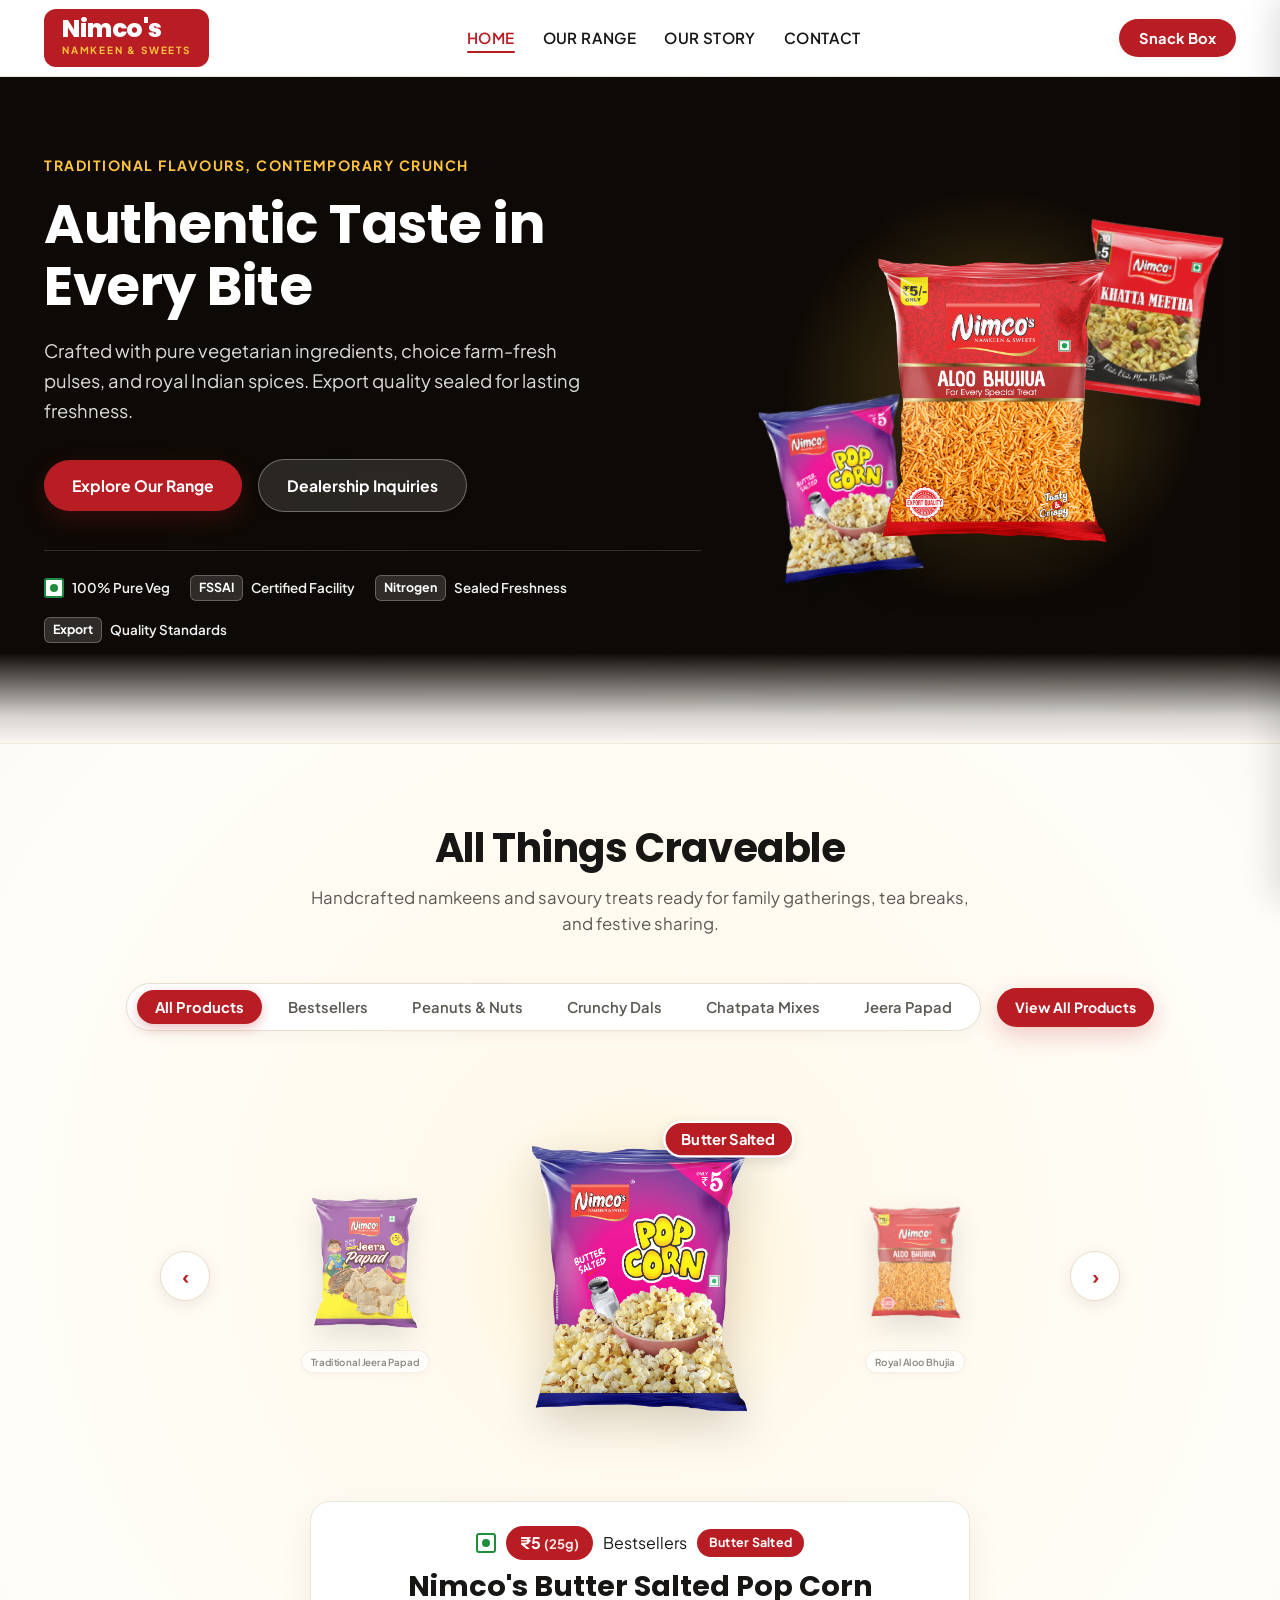
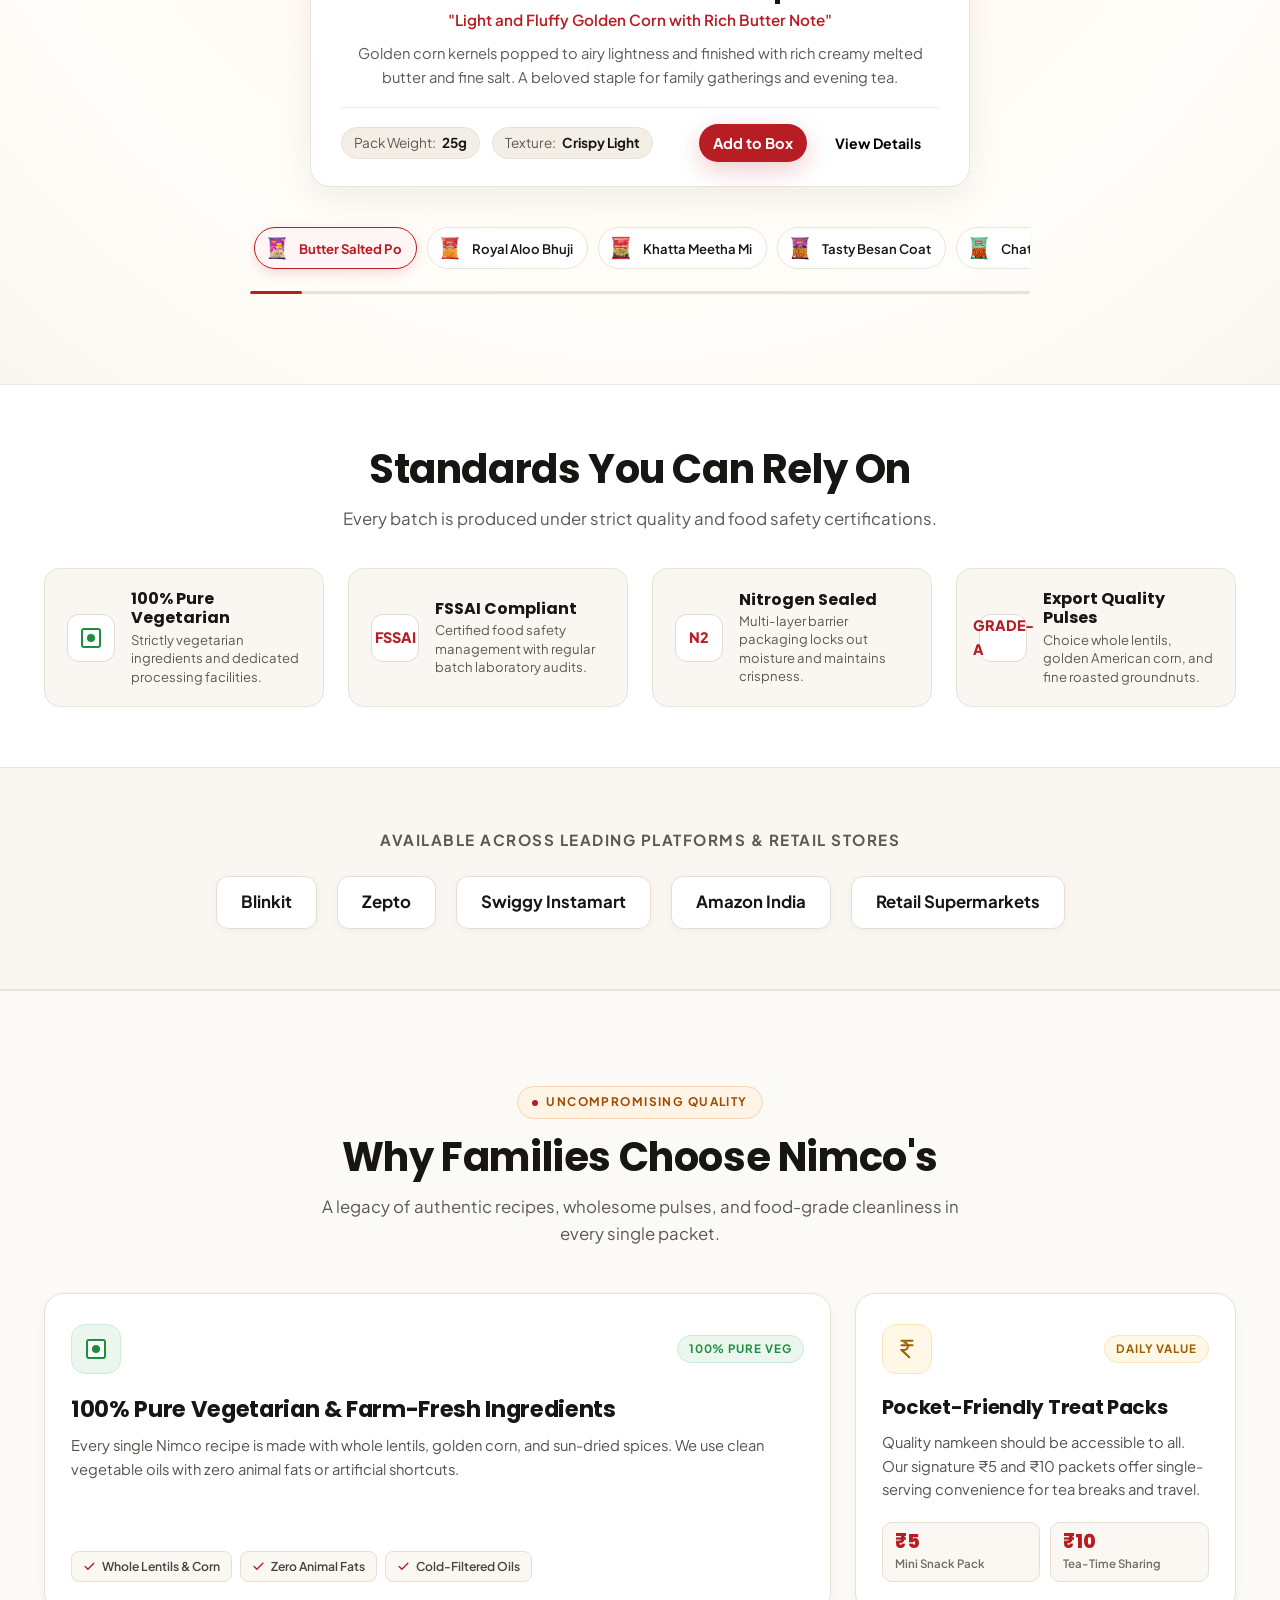
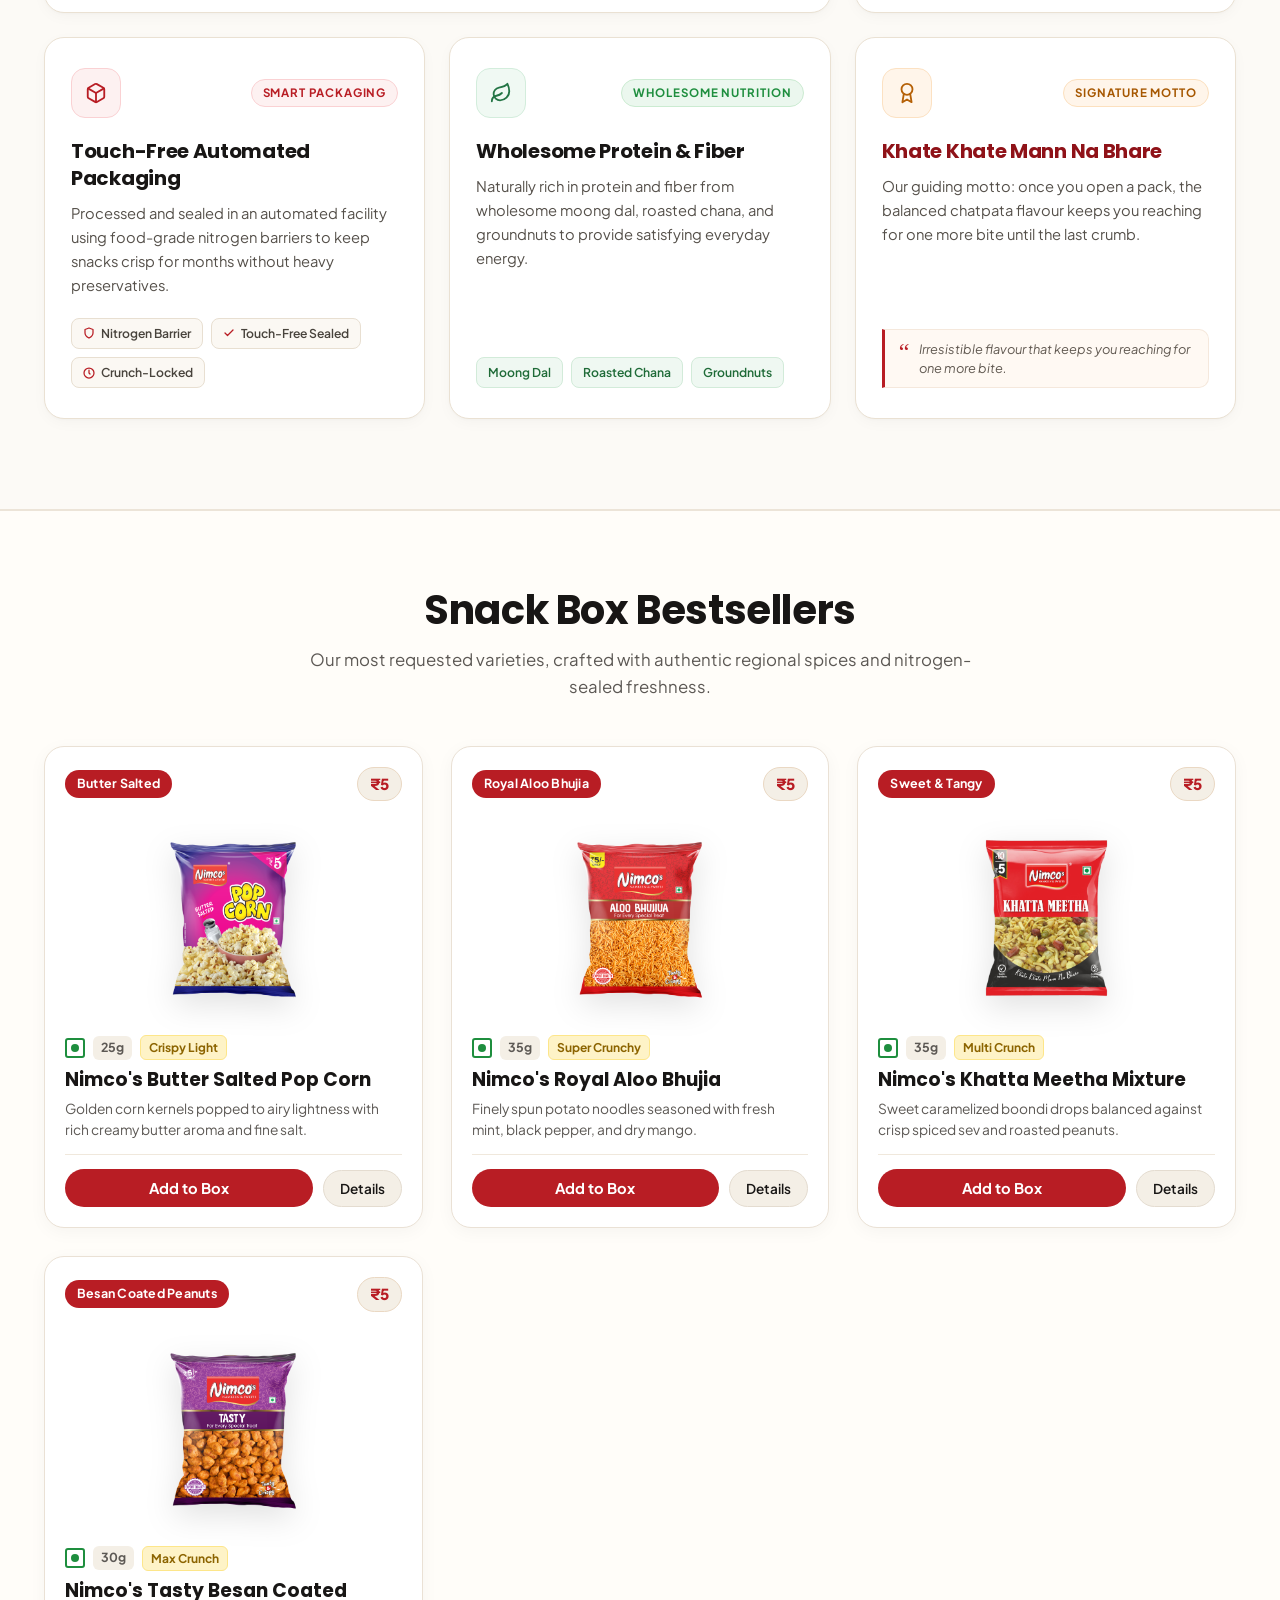
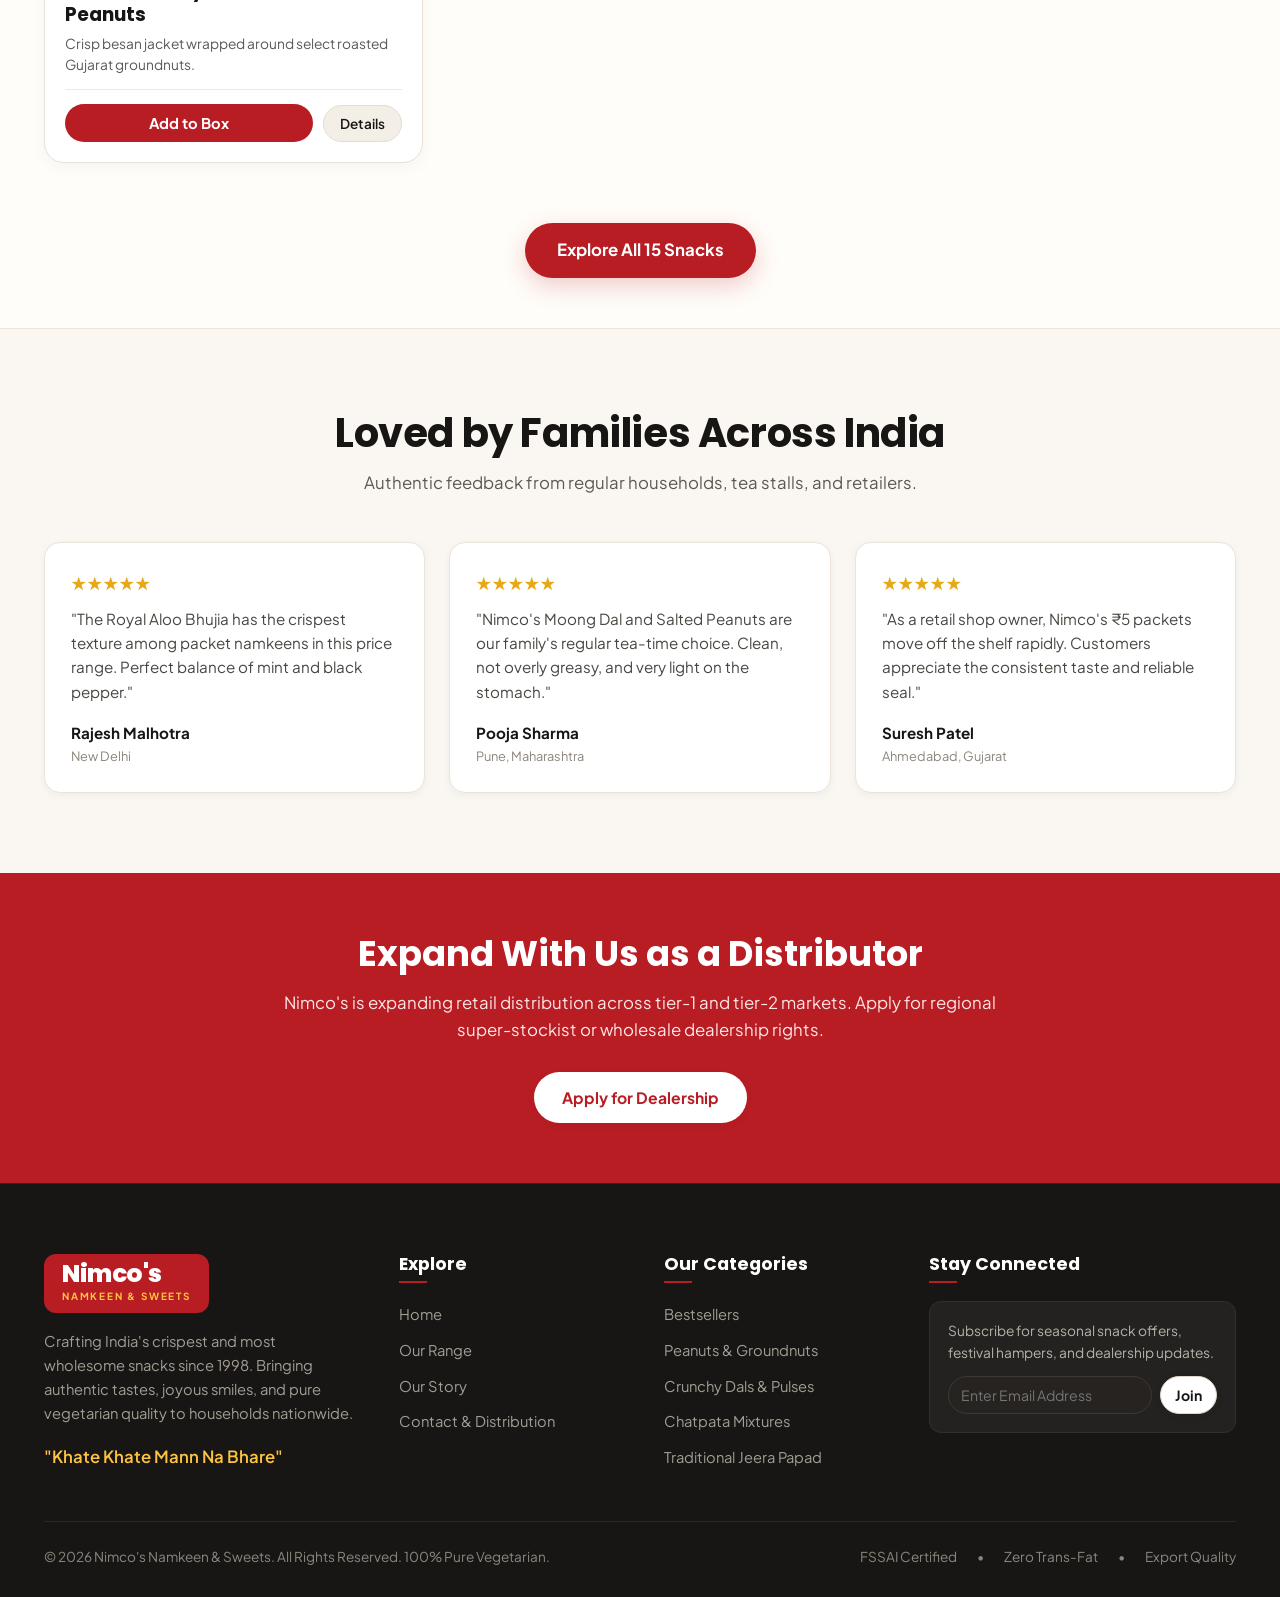
<file: index.html>
<!DOCTYPE html>
<html lang="en">
<head>
  <meta charset="UTF-8">
  <meta name="viewport" content="width=device-width, initial-scale=1.0">
  <title>Nimco's Namkeen & Sweets | Authentic Indian Namkeen & Savouries</title>
  <meta name="description" content="Discover Nimco's authentic Indian namkeen and savouries. From Royal Aloo Bhujia and Khatta Meetha to Butter Popcorn. 100% Pure Vegetarian, export quality, and sealed freshness.">
  <link rel="stylesheet" href="css/style.css">
  <link rel="icon" href="assets/pop-corn.png" type="image/png">
</head>
<body>


  <!-- Navigation Header -->
  <header class="site-header">
    <div class="container nav-container">
      <a href="index.html" class="brand-logo-wrap" aria-label="Nimco's Home">
        <div class="brand-logo-badge">
          <span class="brand-name">Nimco's</span>
          <span class="brand-sub">Namkeen & Sweets</span>
        </div>
      </a>

      <nav aria-label="Main Navigation">
        <ul class="nav-menu">
          <li><a href="index.html" class="nav-link active">Home</a></li>
          <li><a href="products.html" class="nav-link">Our Range</a></li>
          <li><a href="about.html" class="nav-link">Our Story</a></li>
          <li><a href="contact.html" class="nav-link">Contact</a></li>
        </ul>
      </nav>

      <div class="nav-actions">
        <button class="cart-btn-trigger" aria-label="Open Snack Box">
          <span>Snack Box</span>
          <span class="cart-badge-count" style="display:none;">0</span>
        </button>
        <button class="mobile-menu-toggle" aria-label="Open Mobile Menu">
          <span></span>
          <span></span>
          <span></span>
        </button>
      </div>
    </div>
  </header>

  <!-- Hero Section -->
  <main>
    <section class="hero-section" id="heroSection">
      <!-- Ambient Cinematic Video Backdrop (Web Optimized, Autoplay, Loop, Muted) -->
      <div class="hero-video-backdrop" aria-hidden="true">
        <video 
          id="heroBgVideo" 
          class="hero-bg-video" 
          autoplay 
          loop 
          muted 
          playsinline 
          preload="auto"
        >
          <source src="assets/bg_vid.mp4" type="video/mp4">
        </video>
        <div class="hero-video-overlay"></div>
      </div>

      <div class="container hero-grid">
        <div class="hero-content">
          <div class="hero-eyebrow">
            <span>TRADITIONAL FLAVOURS, CONTEMPORARY CRUNCH</span>
          </div>

          <h1 class="hero-title">
            Authentic Taste in Every Bite
          </h1>

          <p class="hero-subtitle">
            Crafted with pure vegetarian ingredients, choice farm-fresh pulses, and royal Indian spices. Export quality sealed for lasting freshness.
          </p>

          <div class="hero-cta-group">
            <a href="products.html" class="btn btn-primary">
              <span>Explore Our Range</span>
            </a>
            <a href="contact.html" class="btn btn-secondary">
              <span>Dealership Inquiries</span>
            </a>
          </div>

          <div class="hero-trust-badges">
            <div class="trust-item">
              <span class="veg-badge"></span>
              <span>100% Pure Veg</span>
            </div>
            <div class="trust-item">
              <span class="weight-chip" style="background:#FFF; border:1px solid #EAE1D5; color:var(--text-main);">FSSAI</span>
              <span>Certified Facility</span>
            </div>
            <div class="trust-item">
              <span class="weight-chip" style="background:#FFF; border:1px solid #EAE1D5; color:var(--text-main);">Nitrogen</span>
              <span>Sealed Freshness</span>
            </div>
            <div class="trust-item">
              <span class="weight-chip" style="background:#FFF; border:1px solid #EAE1D5; color:var(--text-main);">Export</span>
              <span>Quality Standards</span>
            </div>
          </div>
        </div>

        <!-- Hero Pack Showcase -->
        <div class="hero-visual-stage">
          <div class="stage-glow-circle"></div>

          <!-- Left Pack: Popcorn -->
          <img src="assets/pop-corn.png" alt="Nimco Butter Popcorn" class="hero-pack-side pack-left" onclick="window.snackBoxCart && window.snackBoxCart.open()" title="Click to open Snack Box">

          <!-- Main Center Pack: Royal Aloo Bhujia -->
          <img src="assets/aloo-bhujia.png" alt="Nimco Royal Aloo Bhujia" class="hero-pack-main" onclick="openProductModal('aloo-bhujia')" title="Click for details & nutrition">

          <!-- Right Pack: Khatta Meetha -->
          <img src="assets/khatta_meetha.png" alt="Nimco Khatta Meetha Mixture" class="hero-pack-side pack-right" onclick="openProductModal('khatta-meetha')" title="Click for details & nutrition">
        </div>
      </div>
    </section>

    <!-- All Things Craveable: Horizontal Product Slider (Bikano-Inspired) -->
    <section class="craveable-section" id="craveableSection">
      <div class="container">
        <div class="section-header">
          <h2 class="section-title">All Things Craveable</h2>
          <p class="section-desc">Handcrafted namkeens and savoury treats ready for family gatherings, tea breaks, and festive sharing.</p>
        </div>

        <!-- Category Toolbar -->
        <div class="craveable-toolbar">
          <div class="craveable-categories">
            <button class="craveable-cat-btn active" data-cat="all">All Products</button>
            <button class="craveable-cat-btn" data-cat="bestsellers">Bestsellers</button>
            <button class="craveable-cat-btn" data-cat="peanuts">Peanuts & Nuts</button>
            <button class="craveable-cat-btn" data-cat="dals">Crunchy Dals</button>
            <button class="craveable-cat-btn" data-cat="mixes">Chatpata Mixes</button>
            <button class="craveable-cat-btn" data-cat="papad">Jeera Papad</button>
          </div>
          <a href="products.html" class="btn btn-primary btn-sm craveable-explore-btn">
            View All Products
          </a>
        </div>

        <!-- 3D Center Stage Carousel -->
        <div class="craveable-stage-wrap">
          <button class="craveable-nav-btn craveable-nav-prev" id="craveablePrevBtn" aria-label="Previous Snack">
            ‹
          </button>

          <div class="craveable-track-container" id="craveableTrackContainer">
            <div class="craveable-stage" id="craveableStage">
              <!-- Rendered dynamically by craveable-slider.js -->
            </div>
          </div>

          <button class="craveable-nav-btn craveable-nav-next" id="craveableNextBtn" aria-label="Next Snack">
            ›
          </button>
        </div>

        <!-- Active Product Details Card -->
        <div class="craveable-info-card" id="craveableInfoCard">
          <!-- Rendered dynamically for active center product -->
        </div>

        <!-- Horizontal Thumbnail Quick-Scroller Strip & Progress Bar -->
        <div class="craveable-thumb-strip-wrap">
          <div class="craveable-thumb-strip" id="craveableThumbStrip">
            <!-- Rendered dynamically -->
          </div>
          <div class="craveable-progress-bar">
            <div class="craveable-progress-fill" id="craveableProgressFill"></div>
          </div>
        </div>
      </div>
    </section>

    <!-- Certified By & Quality Standards (Bikano-Inspired) -->
    <section class="certified-section">
      <div class="container">
        <div class="section-header" style="margin-bottom: 35px;">
          <h2 class="section-title">Standards You Can Rely On</h2>
          <p class="section-desc">Every batch is produced under strict quality and food safety certifications.</p>
        </div>

        <div class="certified-grid">
          <div class="certified-card">
            <div class="certified-card-icon">
              <span class="veg-badge"></span>
            </div>
            <div>
              <h4>100% Pure Vegetarian</h4>
              <p>Strictly vegetarian ingredients and dedicated processing facilities.</p>
            </div>
          </div>

          <div class="certified-card">
            <div class="certified-card-icon" style="font-weight: 800; font-size: 0.9rem; color: var(--brand-red);">FSSAI</div>
            <div>
              <h4>FSSAI Compliant</h4>
              <p>Certified food safety management with regular batch laboratory audits.</p>
            </div>
          </div>

          <div class="certified-card">
            <div class="certified-card-icon" style="font-weight: 800; font-size: 0.9rem; color: var(--brand-red);">N2</div>
            <div>
              <h4>Nitrogen Sealed</h4>
              <p>Multi-layer barrier packaging locks out moisture and maintains crispness.</p>
            </div>
          </div>

          <div class="certified-card">
            <div class="certified-card-icon" style="font-weight: 800; font-size: 0.9rem; color: var(--brand-red);">GRADE-A</div>
            <div>
              <h4>Export Quality Pulses</h4>
              <p>Choice whole lentils, golden American corn, and fine roasted groundnuts.</p>
            </div>
          </div>
        </div>
      </div>
    </section>

    <!-- Quick Commerce Partners Section (Bikano-Inspired) -->
    <section class="order-partners-section">
      <div class="container">
        <p class="order-partners-title">Available Across Leading Platforms & Retail Stores</p>
        <div class="order-partners-row">
          <div class="partner-badge">Blinkit</div>
          <div class="partner-badge">Zepto</div>
          <div class="partner-badge">Swiggy Instamart</div>
          <div class="partner-badge">Amazon India</div>
          <div class="partner-badge">Retail Supermarkets</div>
        </div>
      </div>
    </section>

    <!-- Why Nimco's (Bento Section) -->
    <section class="benefits-section" id="benefits">
      <div class="container">
        <div class="section-header">
          <div class="section-kicker">
            <span class="kicker-dot"></span>
            <span>Uncompromising Quality</span>
          </div>
          <h2 class="section-title">Why Families Choose Nimco's</h2>
          <p class="section-desc">A legacy of authentic recipes, wholesome pulses, and food-grade cleanliness in every single packet.</p>
        </div>

        <div class="bento-grid">
          <!-- Bento Card 1: Wide (100% Pure Veg) -->
          <div class="bento-card card-wide">
            <div class="bento-card-header">
              <div class="bento-icon-box bento-icon-veg">
                <span class="veg-badge" title="100% Pure Vegetarian"></span>
              </div>
              <span class="bento-pill-tag tag-green">100% Pure Veg</span>
            </div>
            <div class="bento-card-body">
              <h3 class="bento-title">100% Pure Vegetarian & Farm-Fresh Ingredients</h3>
              <p class="bento-text">
                Every single Nimco recipe is made with whole lentils, golden corn, and sun-dried spices. We use clean vegetable oils with zero animal fats or artificial shortcuts.
              </p>
              <div class="bento-feature-chips">
                <span class="bento-chip">
                  <svg width="13" height="13" viewBox="0 0 24 24" fill="none" stroke="currentColor" stroke-width="2.5" stroke-linecap="round" stroke-linejoin="round"><polyline points="20 6 9 17 4 12"></polyline></svg>
                  Whole Lentils & Corn
                </span>
                <span class="bento-chip">
                  <svg width="13" height="13" viewBox="0 0 24 24" fill="none" stroke="currentColor" stroke-width="2.5" stroke-linecap="round" stroke-linejoin="round"><polyline points="20 6 9 17 4 12"></polyline></svg>
                  Zero Animal Fats
                </span>
                <span class="bento-chip">
                  <svg width="13" height="13" viewBox="0 0 24 24" fill="none" stroke="currentColor" stroke-width="2.5" stroke-linecap="round" stroke-linejoin="round"><polyline points="20 6 9 17 4 12"></polyline></svg>
                  Cold-Filtered Oils
                </span>
              </div>
            </div>
          </div>

          <!-- Bento Card 2: Pocket-Friendly -->
          <div class="bento-card">
            <div class="bento-card-header">
              <div class="bento-icon-box bento-icon-price">
                <svg width="22" height="22" viewBox="0 0 24 24" fill="none" stroke="currentColor" stroke-width="2.2" stroke-linecap="round" stroke-linejoin="round">
                  <path d="M6 3h12"></path>
                  <path d="M6 8h12"></path>
                  <path d="M6 13l8.5 8"></path>
                  <path d="M6 13h3a4 4 0 0 0 0-8"></path>
                </svg>
              </div>
              <span class="bento-pill-tag tag-amber">Daily Value</span>
            </div>
            <div class="bento-card-body">
              <h3 class="bento-title">Pocket-Friendly Treat Packs</h3>
              <p class="bento-text">
                Quality namkeen should be accessible to all. Our signature ₹5 and ₹10 packets offer single-serving convenience for tea breaks and travel.
              </p>
              <div class="bento-stat-strip">
                <div class="bento-stat-pill">
                  <span class="bento-stat-price">₹5</span>
                  <span class="bento-stat-desc">Mini Snack Pack</span>
                </div>
                <div class="bento-stat-pill">
                  <span class="bento-stat-price">₹10</span>
                  <span class="bento-stat-desc">Tea-Time Sharing</span>
                </div>
              </div>
            </div>
          </div>

          <!-- Bento Card 3: Touch-Free Automated Packaging (AUTO) -->
          <div class="bento-card">
            <div class="bento-card-header">
              <div class="bento-icon-box bento-icon-tech">
                <svg width="22" height="22" viewBox="0 0 24 24" fill="none" stroke="currentColor" stroke-width="2" stroke-linecap="round" stroke-linejoin="round">
                  <path d="M21 16V8a2 2 0 0 0-1-1.73l-7-4a2 2 0 0 0-2 0l-7 4A2 2 0 0 0 3 8v8a2 2 0 0 0 1 1.73l7 4a2 2 0 0 0 2 0l7-4A2 2 0 0 0 21 16z"></path>
                  <polyline points="3.27 6.96 12 12.01 20.73 6.96"></polyline>
                  <line x1="12" y1="22.08" x2="12" y2="12"></line>
                </svg>
              </div>
              <span class="bento-pill-tag tag-crimson">Smart Packaging</span>
            </div>
            <div class="bento-card-body">
              <h3 class="bento-title">Touch-Free Automated Packaging</h3>
              <p class="bento-text">
                Processed and sealed in an automated facility using food-grade nitrogen barriers to keep snacks crisp for months without heavy preservatives.
              </p>
              <div class="bento-feature-chips">
                <span class="bento-chip">
                  <svg width="12" height="12" viewBox="0 0 24 24" fill="none" stroke="currentColor" stroke-width="2.5" stroke-linecap="round" stroke-linejoin="round"><path d="M12 22s8-4 8-10V5l-8-3-8 3v7c0 6 8 10 8 10z"></path></svg>
                  Nitrogen Barrier
                </span>
                <span class="bento-chip">
                  <svg width="12" height="12" viewBox="0 0 24 24" fill="none" stroke="currentColor" stroke-width="2.5" stroke-linecap="round" stroke-linejoin="round"><polyline points="20 6 9 17 4 12"></polyline></svg>
                  Touch-Free Sealed
                </span>
                <span class="bento-chip">
                  <svg width="12" height="12" viewBox="0 0 24 24" fill="none" stroke="currentColor" stroke-width="2.5" stroke-linecap="round" stroke-linejoin="round"><circle cx="12" cy="12" r="10"></circle><polyline points="12 6 12 12 14 14"></polyline></svg>
                  Crunch-Locked
                </span>
              </div>
            </div>
          </div>

          <!-- Bento Card 4: Wholesome Protein & Fiber (PROTEIN) -->
          <div class="bento-card">
            <div class="bento-card-header">
              <div class="bento-icon-box bento-icon-protein">
                <svg width="22" height="22" viewBox="0 0 24 24" fill="none" stroke="currentColor" stroke-width="2" stroke-linecap="round" stroke-linejoin="round">
                  <path d="M11 20A7 7 0 0 1 9.8 6.1C15.5 5 17 4.48 19 2c1 2 2 4.18 2 8 0 5.5-4.78 10-10 10Z"></path>
                  <path d="M2 21c0-3 1.85-5.36 5.08-6C9.5 14.52 12 13 13 12"></path>
                </svg>
              </div>
              <span class="bento-pill-tag tag-green">Wholesome Nutrition</span>
            </div>
            <div class="bento-card-body">
              <h3 class="bento-title">Wholesome Protein & Fiber</h3>
              <p class="bento-text">
                Naturally rich in protein and fiber from wholesome moong dal, roasted chana, and groundnuts to provide satisfying everyday energy.
              </p>
              <div class="bento-pulse-badges">
                <span class="pulse-pill">Moong Dal</span>
                <span class="pulse-pill">Roasted Chana</span>
                <span class="pulse-pill">Groundnuts</span>
              </div>
            </div>
          </div>

          <!-- Bento Card 5: Khate Khate Mann Na Bhare (HERITAGE) -->
          <div class="bento-card">
            <div class="bento-card-header">
              <div class="bento-icon-box bento-icon-heritage">
                <svg width="22" height="22" viewBox="0 0 24 24" fill="none" stroke="currentColor" stroke-width="2" stroke-linecap="round" stroke-linejoin="round">
                  <circle cx="12" cy="8" r="6"></circle>
                  <path d="M15.477 12.89 17 22l-5-3-5 3 1.523-9.11"></path>
                </svg>
              </div>
              <span class="bento-pill-tag tag-gold">Signature Motto</span>
            </div>
            <div class="bento-card-body">
              <h3 class="bento-title bento-title-accent">Khate Khate Mann Na Bhare</h3>
              <p class="bento-text">
                Our guiding motto: once you open a pack, the balanced chatpata flavour keeps you reaching for one more bite until the last crumb.
              </p>
              <div class="bento-quote-bar">
                <span class="quote-symbol">“</span>
                <span class="quote-caption">Irresistible flavour that keeps you reaching for one more bite.</span>
              </div>
            </div>
          </div>
        </div>
      </div>
    </section>

    <!-- Featured Bestsellers Showcase (Clean FMCG Cards) -->
    <section style="padding: 75px 0 50px; background: #FFFDF9; border-top: 1px solid #ECE4D8;">
      <div class="container">
        <div class="section-header">
          <h2 class="section-title">Snack Box Bestsellers</h2>
          <p class="section-desc">Our most requested varieties, crafted with authentic regional spices and nitrogen-sealed freshness.</p>
        </div>

        <div class="products-grid" id="featuredProductsGrid">
          <!-- Populated dynamically by main.js with clean FMCG cards -->
        </div>

        <div style="text-align: center; margin-top: 36px;">
          <a href="products.html" class="btn btn-primary" style="font-size: 1.05rem; padding: 14px 32px;">
            Explore All 15 Snacks
          </a>
        </div>
      </div>
    </section>

    <!-- Customer Reviews Section -->
    <section style="padding: 80px 0; background: #FAF7F2; border-top: 1px solid #ECE4D8;">
      <div class="container">
        <div class="section-header">
          <h2 class="section-title">Loved by Families Across India</h2>
          <p class="section-desc">Authentic feedback from regular households, tea stalls, and retailers.</p>
        </div>

        <div style="display: grid; grid-template-columns: repeat(auto-fit, minmax(300px, 1fr)); gap: 24px;">
          <!-- Review 1 -->
          <div style="background: #FFF; border: 1px solid #ECE4D8; border-radius: 16px; padding: 26px; box-shadow: var(--shadow-sm);">
            <div style="color: var(--brand-yellow-dark); font-size: 1.1rem; margin-bottom: 10px;">★★★★★</div>
            <p style="font-size: 0.95rem; color: #4A4641; line-height: 1.6; margin-bottom: 16px;">
              "The Royal Aloo Bhujia has the crispest texture among packet namkeens in this price range. Perfect balance of mint and black pepper."
            </p>
            <div>
              <strong style="font-size: 0.95rem; color: #181615;">Rajesh Malhotra</strong>
              <div style="font-size: 0.8rem; color: #8C867D;">New Delhi</div>
            </div>
          </div>

          <!-- Review 2 -->
          <div style="background: #FFF; border: 1px solid #ECE4D8; border-radius: 16px; padding: 26px; box-shadow: var(--shadow-sm);">
            <div style="color: var(--brand-yellow-dark); font-size: 1.1rem; margin-bottom: 10px;">★★★★★</div>
            <p style="font-size: 0.95rem; color: #4A4641; line-height: 1.6; margin-bottom: 16px;">
              "Nimco's Moong Dal and Salted Peanuts are our family's regular tea-time choice. Clean, not overly greasy, and very light on the stomach."
            </p>
            <div>
              <strong style="font-size: 0.95rem; color: #181615;">Pooja Sharma</strong>
              <div style="font-size: 0.8rem; color: #8C867D;">Pune, Maharashtra</div>
            </div>
          </div>

          <!-- Review 3 -->
          <div style="background: #FFF; border: 1px solid #ECE4D8; border-radius: 16px; padding: 26px; box-shadow: var(--shadow-sm);">
            <div style="color: var(--brand-yellow-dark); font-size: 1.1rem; margin-bottom: 10px;">★★★★★</div>
            <p style="font-size: 0.95rem; color: #4A4641; line-height: 1.6; margin-bottom: 16px;">
              "As a retail shop owner, Nimco's ₹5 packets move off the shelf rapidly. Customers appreciate the consistent taste and reliable seal."
            </p>
            <div>
              <strong style="font-size: 0.95rem; color: #181615;">Suresh Patel</strong>
              <div style="font-size: 0.8rem; color: #8C867D;">Ahmedabad, Gujarat</div>
            </div>
          </div>
        </div>
      </div>
    </section>

    <!-- Distributor Partner Banner -->
    <section style="background: var(--brand-red); padding: 60px 0; color: #FFF; text-align: center;">
      <div class="container" style="max-width: 760px;">
        <h2 style="font-size: 2.2rem; color: #FFF; margin-bottom: 14px;">Expand With Us as a Distributor</h2>
        <p style="font-size: 1.05rem; color: #FFE6E6; margin-bottom: 28px; line-height: 1.6;">
          Nimco's is expanding retail distribution across tier-1 and tier-2 markets. Apply for regional super-stockist or wholesale dealership rights.
        </p>
        <a href="contact.html" class="btn btn-secondary" style="background: #FFFFFF; color: var(--brand-red); border: none;">
          Apply for Dealership
        </a>
      </div>
    </section>
  </main>

  <!-- Global Slide-over Snack Box Drawer -->
  <div class="cart-backdrop" id="cartBackdrop"></div>
  <aside class="cart-drawer" id="cartDrawer" aria-label="Snack Box Shopping Cart">
    <div class="cart-drawer-header">
      <h3 class="cart-drawer-title">
        <span>My Snack Box</span>
      </h3>
      <button class="cart-close-btn" aria-label="Close Cart">✕</button>
    </div>

    <!-- Free Popcorn Progress Bar -->
    <div class="cart-free-gift-meter">
      <div class="gift-meter-label" id="giftMeterText">
        Add <strong>₹199</strong> to unlock a <strong>Complimentary Butter Popcorn</strong>.
      </div>
      <div class="meter-track">
        <div class="meter-fill" id="giftMeterFill" style="width: 0%;"></div>
      </div>
    </div>

    <!-- Items List -->
    <div class="cart-items-list" id="cartItemsList">
      <!-- Populated via JS -->
    </div>

    <!-- Drawer Footer -->
    <div class="cart-drawer-footer">
      <div class="promo-input-row">
        <input type="text" id="cartPromoInput" class="promo-input-field" placeholder="Coupon code (e.g. NIMCO10)">
        <button class="promo-apply-btn" id="cartPromoBtn">Apply</button>
      </div>
      <div id="cartPromoMsg" style="font-size: 0.85rem; font-weight: 700; margin-bottom: 12px; display: none;"></div>

      <div class="cart-subtotal-row">
        <span>Subtotal:</span>
        <span class="cart-subtotal-amount" id="cartSubtotal">₹0</span>
      </div>

      <div class="cart-subtotal-row" id="cartDiscountRow" style="display: none; font-size: 1rem; color: var(--brand-green);">
        <span>Discount:</span>
        <span id="cartDiscountAmount">-₹0</span>
      </div>

      <button class="btn btn-primary" id="cartCheckoutBtn" style="width: 100%;">
        Confirm Snack Box Order
      </button>
    </div>
  </aside>

  <!-- Product Detail & Nutrition Modal -->
  <div class="modal-backdrop" id="productModal" role="dialog" aria-modal="true">
    <div class="modal-dialog">
      <button class="modal-close-btn" aria-label="Close dialog">✕</button>
      <div class="modal-body" id="productModalBody">
        <!-- Rendered dynamically -->
      </div>
    </div>
  </div>

  <!-- Footer -->
  <footer class="site-footer">
    <div class="container">
      <div class="footer-grid">
        <!-- Brand Info -->
        <div class="footer-brand">
          <div class="brand-logo-badge" style="width: fit-content; margin-bottom: 16px;">
            <span class="brand-name">Nimco's</span>
            <span class="brand-sub">Namkeen & Sweets</span>
          </div>
          <p>
            Crafting India's crispest and most wholesome snacks since 1998. Bringing authentic tastes, joyous smiles, and pure vegetarian quality to households nationwide.
          </p>
          <div class="footer-tagline-quote">
            "Khate Khate Mann Na Bhare"
          </div>
        </div>

        <!-- Navigation Links -->
        <div class="footer-col">
          <h4>Explore</h4>
          <ul class="footer-links">
            <li><a href="index.html">Home</a></li>
            <li><a href="products.html">Our Range</a></li>
            <li><a href="about.html">Our Story</a></li>
            <li><a href="contact.html">Contact & Distribution</a></li>
          </ul>
        </div>

        <!-- Product Categories -->
        <div class="footer-col">
          <h4>Our Categories</h4>
          <ul class="footer-links">
            <li><a href="products.html?filter=bestsellers">Bestsellers</a></li>
            <li><a href="products.html?filter=peanuts">Peanuts & Groundnuts</a></li>
            <li><a href="products.html?filter=dals">Crunchy Dals & Pulses</a></li>
            <li><a href="products.html?filter=mixes">Chatpata Mixtures</a></li>
            <li><a href="products.html?filter=papad">Traditional Jeera Papad</a></li>
          </ul>
        </div>

        <!-- Newsletter & Updates -->
        <div class="footer-col">
          <h4>Stay Connected</h4>
          <div class="footer-club-box">
            <p>Subscribe for seasonal snack offers, festival hampers, and dealership updates.</p>
            <form onsubmit="event.preventDefault(); alert('Thank you for subscribing to Nimco updates.'); this.reset();" class="footer-input-wrap">
              <input type="email" required placeholder="Enter Email Address" class="footer-input">
              <button type="submit" class="btn btn-secondary btn-sm" style="padding: 8px 14px;">Join</button>
            </form>
          </div>
        </div>
      </div>

      <div class="footer-bottom">
        <div>© 2026 Nimco's Namkeen & Sweets. All Rights Reserved. 100% Pure Vegetarian.</div>
        <div style="display: flex; gap: 20px;">
          <span>FSSAI Certified</span>
          <span>•</span>
          <span>Zero Trans-Fat</span>
          <span>•</span>
          <span>Export Quality</span>
        </div>
      </div>
    </div>
  </footer>

  <!-- Scripts -->
  <script src="js/products-data.js"></script>
  <script src="js/cart.js"></script>
  <script src="js/craveable-slider.js"></script>
  <script src="js/main.js"></script>
</body>
</html>
</file>
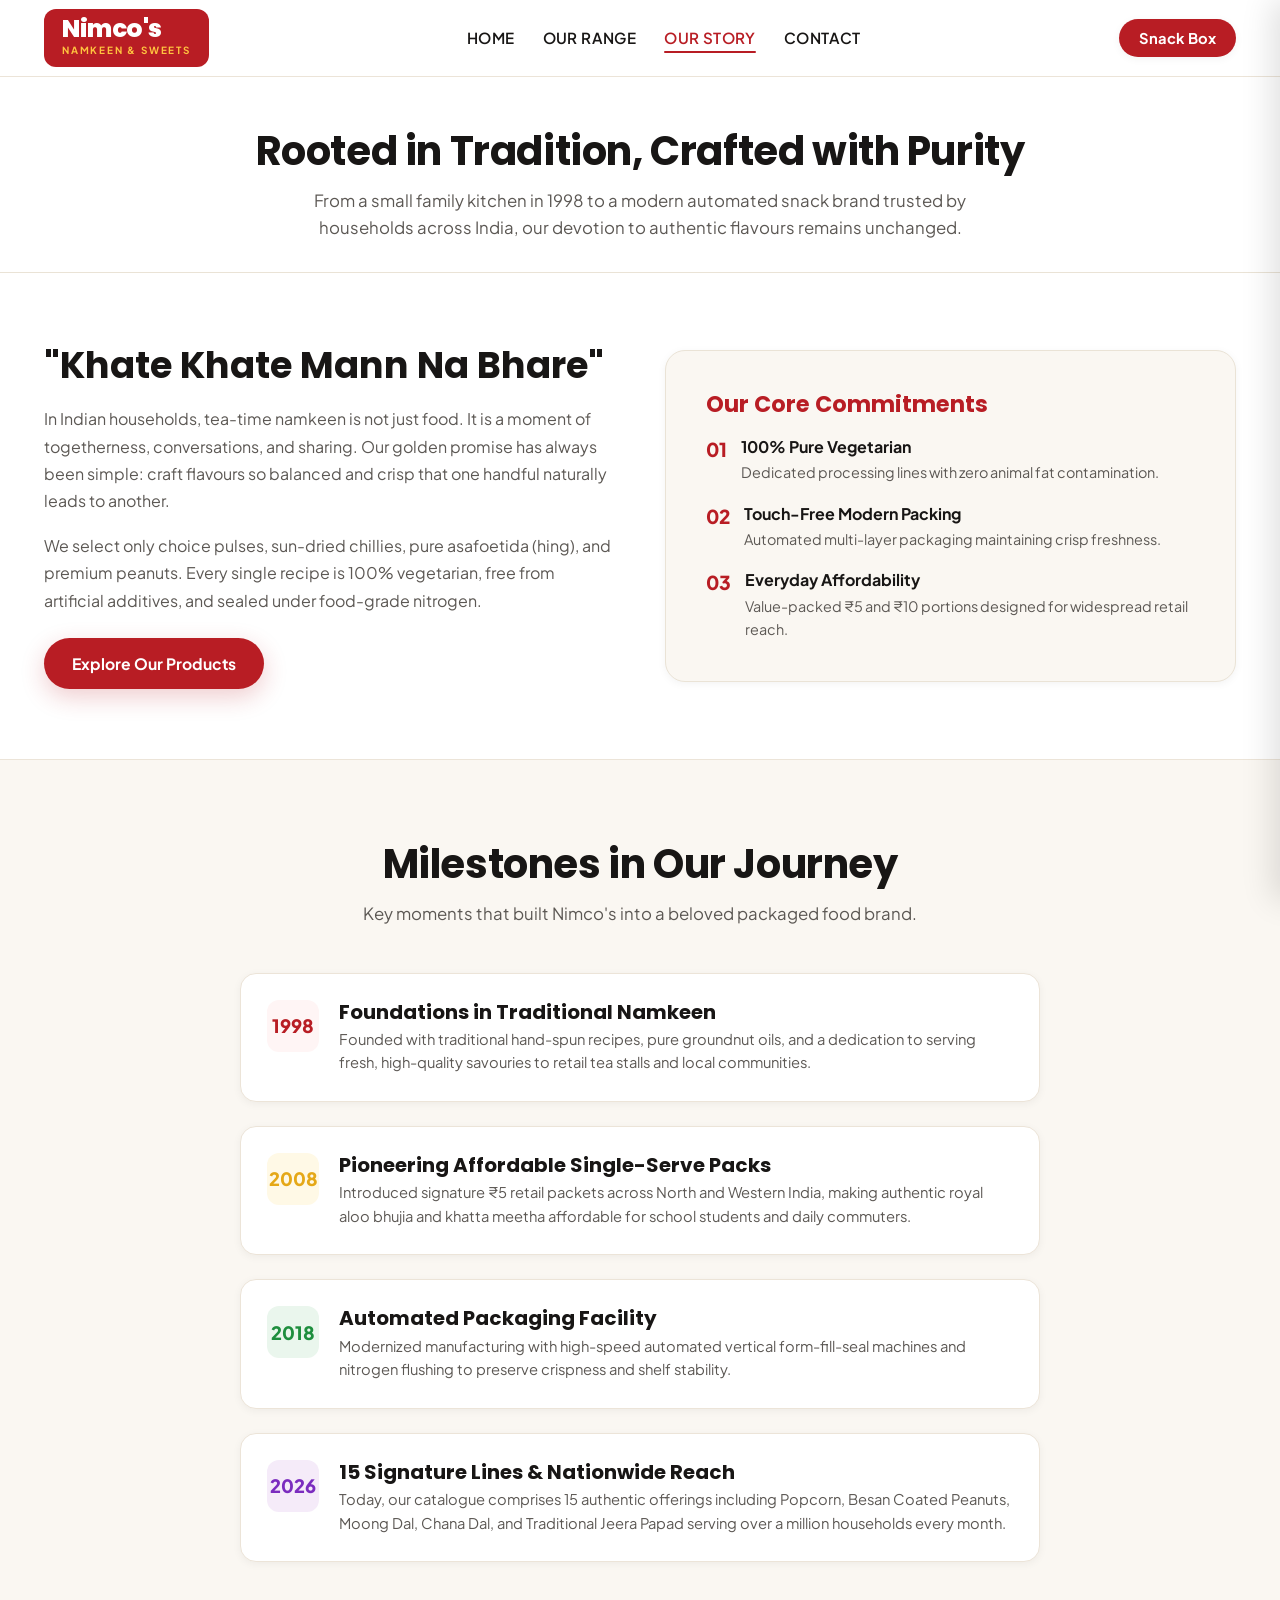
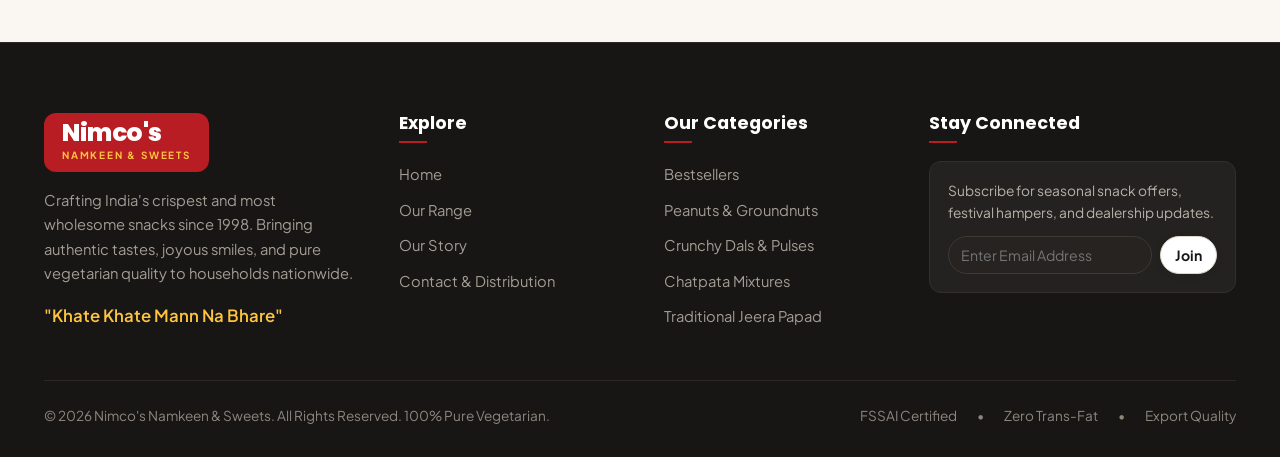
<file: about.html>
<!DOCTYPE html>
<html lang="en">
<head>
  <meta charset="UTF-8">
  <meta name="viewport" content="width=device-width, initial-scale=1.0">
  <title>Our Story | Nimco's Namkeen & Sweets Heritage</title>
  <meta name="description" content="Discover the heritage of Nimco's Namkeen & Sweets. Since 1998, crafting 100% Pure Vegetarian Indian namkeen with uncompromising taste and modern hygiene.">
  <link rel="stylesheet" href="css/style.css">
  <link rel="icon" href="assets/pop-corn.png" type="image/png">
</head>
<body>


  <!-- Navigation Header -->
  <header class="site-header">
    <div class="container nav-container">
      <a href="index.html" class="brand-logo-wrap" aria-label="Nimco's Home">
        <div class="brand-logo-badge">
          <span class="brand-name">Nimco's</span>
          <span class="brand-sub">Namkeen & Sweets</span>
        </div>
      </a>

      <nav aria-label="Main Navigation">
        <ul class="nav-menu">
          <li><a href="index.html" class="nav-link">Home</a></li>
          <li><a href="products.html" class="nav-link">Our Range</a></li>
          <li><a href="about.html" class="nav-link active">Our Story</a></li>
          <li><a href="contact.html" class="nav-link">Contact</a></li>
        </ul>
      </nav>

      <div class="nav-actions">
        <button class="cart-btn-trigger" aria-label="Open Snack Box">
          <span>Snack Box</span>
          <span class="cart-badge-count" style="display:none;">0</span>
        </button>
        <button class="mobile-menu-toggle" aria-label="Open Mobile Menu">
          <span></span>
          <span></span>
          <span></span>
        </button>
      </div>
    </div>
  </header>

  <!-- About Hero -->
  <section class="products-page-header">
    <div class="container">
      <h1 class="section-title">Rooted in Tradition, Crafted with Purity</h1>
      <p class="section-desc" style="max-width: 680px; margin: 0 auto;">
        From a small family kitchen in 1998 to a modern automated snack brand trusted by households across India, our devotion to authentic flavours remains unchanged.
      </p>
    </div>
  </section>

  <!-- Brand Philosophy Section -->
  <section style="padding: 70px 0; background: #FFFFFF; border-bottom: 1px solid #ECE4D8;">
    <div class="container" style="display: grid; grid-template-columns: 1fr 1fr; gap: 50px; align-items: center;">
      <div>
        <h2 style="font-size: 2.3rem; margin-bottom: 18px; color: var(--text-main);">
          "Khate Khate Mann Na Bhare"
        </h2>
        <p style="font-size: 1rem; color: var(--text-muted); line-height: 1.7; margin-bottom: 18px;">
          In Indian households, tea-time namkeen is not just food. It is a moment of togetherness, conversations, and sharing. Our golden promise has always been simple: craft flavours so balanced and crisp that one handful naturally leads to another.
        </p>
        <p style="font-size: 1rem; color: var(--text-muted); line-height: 1.7; margin-bottom: 24px;">
          We select only choice pulses, sun-dried chillies, pure asafoetida (hing), and premium peanuts. Every single recipe is 100% vegetarian, free from artificial additives, and sealed under food-grade nitrogen.
        </p>
        <a href="products.html" class="btn btn-primary">Explore Our Products</a>
      </div>

      <div style="background: var(--bg-cream); border: 1px solid #EAE3D6; border-radius: 20px; padding: 40px; box-shadow: var(--shadow-sm);">
        <h3 style="font-size: 1.4rem; color: var(--brand-red); margin-bottom: 16px;">Our Core Commitments</h3>
        <ul style="list-style: none; display: flex; flex-direction: column; gap: 16px;">
          <li style="display: flex; gap: 14px; align-items: flex-start;">
            <span style="font-weight: 800; color: var(--brand-red); font-size: 1.2rem;">01</span>
            <div>
              <strong style="color: var(--text-main); font-size: 1rem;">100% Pure Vegetarian</strong>
              <p style="color: var(--text-muted); font-size: 0.9rem; margin-top: 2px;">Dedicated processing lines with zero animal fat contamination.</p>
            </div>
          </li>
          <li style="display: flex; gap: 14px; align-items: flex-start;">
            <span style="font-weight: 800; color: var(--brand-red); font-size: 1.2rem;">02</span>
            <div>
              <strong style="color: var(--text-main); font-size: 1rem;">Touch-Free Modern Packing</strong>
              <p style="color: var(--text-muted); font-size: 0.9rem; margin-top: 2px;">Automated multi-layer packaging maintaining crisp freshness.</p>
            </div>
          </li>
          <li style="display: flex; gap: 14px; align-items: flex-start;">
            <span style="font-weight: 800; color: var(--brand-red); font-size: 1.2rem;">03</span>
            <div>
              <strong style="color: var(--text-main); font-size: 1rem;">Everyday Affordability</strong>
              <p style="color: var(--text-muted); font-size: 0.9rem; margin-top: 2px;">Value-packed ₹5 and ₹10 portions designed for widespread retail reach.</p>
            </div>
          </li>
        </ul>
      </div>
    </div>
  </section>

  <!-- The Journey Timeline -->
  <main class="container" style="padding: 80px 24px;">
    <div class="section-header">
      <h2 class="section-title">Milestones in Our Journey</h2>
      <p class="section-desc">Key moments that built Nimco's into a beloved packaged food brand.</p>
    </div>

    <div style="max-width: 800px; margin: 0 auto; display: flex; flex-direction: column; gap: 24px;">
      <!-- Milestone 1 -->
      <div style="background: #FFF; border: 1px solid #ECE4D8; border-radius: 16px; padding: 26px; box-shadow: var(--shadow-sm); display: flex; gap: 20px; align-items: flex-start;">
        <div style="width: 52px; height: 52px; border-radius: 12px; background: #FFF5F5; color: var(--brand-red); display: flex; align-items: center; justify-content: center; font-size: 1.15rem; flex-shrink: 0; font-weight: 800;">
          1998
        </div>
        <div>
          <h3 style="font-size: 1.25rem; color: var(--text-main); margin-bottom: 4px;">Foundations in Traditional Namkeen</h3>
          <p style="color: var(--text-muted); font-size: 0.92rem; line-height: 1.6;">
            Founded with traditional hand-spun recipes, pure groundnut oils, and a dedication to serving fresh, high-quality savouries to retail tea stalls and local communities.
          </p>
        </div>
      </div>

      <!-- Milestone 2 -->
      <div style="background: #FFF; border: 1px solid #ECE4D8; border-radius: 16px; padding: 26px; box-shadow: var(--shadow-sm); display: flex; gap: 20px; align-items: flex-start;">
        <div style="width: 52px; height: 52px; border-radius: 12px; background: #FFF9E6; color: var(--brand-yellow-dark); display: flex; align-items: center; justify-content: center; font-size: 1.15rem; flex-shrink: 0; font-weight: 800;">
          2008
        </div>
        <div>
          <h3 style="font-size: 1.25rem; color: var(--text-main); margin-bottom: 4px;">Pioneering Affordable Single-Serve Packs</h3>
          <p style="color: var(--text-muted); font-size: 0.92rem; line-height: 1.6;">
            Introduced signature ₹5 retail packets across North and Western India, making authentic royal aloo bhujia and khatta meetha affordable for school students and daily commuters.
          </p>
        </div>
      </div>

      <!-- Milestone 3 -->
      <div style="background: #FFF; border: 1px solid #ECE4D8; border-radius: 16px; padding: 26px; box-shadow: var(--shadow-sm); display: flex; gap: 20px; align-items: flex-start;">
        <div style="width: 52px; height: 52px; border-radius: 12px; background: #EAF6ED; color: var(--brand-green); display: flex; align-items: center; justify-content: center; font-size: 1.15rem; flex-shrink: 0; font-weight: 800;">
          2018
        </div>
        <div>
          <h3 style="font-size: 1.25rem; color: var(--text-main); margin-bottom: 4px;">Automated Packaging Facility</h3>
          <p style="color: var(--text-muted); font-size: 0.92rem; line-height: 1.6;">
            Modernized manufacturing with high-speed automated vertical form-fill-seal machines and nitrogen flushing to preserve crispness and shelf stability.
          </p>
        </div>
      </div>

      <!-- Milestone 4 -->
      <div style="background: #FFF; border: 1px solid #ECE4D8; border-radius: 16px; padding: 26px; box-shadow: var(--shadow-sm); display: flex; gap: 20px; align-items: flex-start;">
        <div style="width: 52px; height: 52px; border-radius: 12px; background: #F5EBF9; color: #7B2CBF; display: flex; align-items: center; justify-content: center; font-size: 1.15rem; flex-shrink: 0; font-weight: 800;">
          2026
        </div>
        <div>
          <h3 style="font-size: 1.25rem; color: var(--text-main); margin-bottom: 4px;">15 Signature Lines & Nationwide Reach</h3>
          <p style="color: var(--text-muted); font-size: 0.92rem; line-height: 1.6;">
            Today, our catalogue comprises 15 authentic offerings including Popcorn, Besan Coated Peanuts, Moong Dal, Chana Dal, and Traditional Jeera Papad serving over a million households every month.
          </p>
        </div>
      </div>
    </div>
  </main>

  <!-- Global Slide-over Snack Box Drawer -->
  <div class="cart-backdrop" id="cartBackdrop"></div>
  <aside class="cart-drawer" id="cartDrawer" aria-label="Snack Box Shopping Cart">
    <div class="cart-drawer-header">
      <h3 class="cart-drawer-title">
        <span>My Snack Box</span>
      </h3>
      <button class="cart-close-btn" aria-label="Close Cart">✕</button>
    </div>

    <div class="cart-free-gift-meter">
      <div class="gift-meter-label" id="giftMeterText">
        Add <strong>₹199</strong> to unlock a <strong>Complimentary Butter Popcorn</strong>.
      </div>
      <div class="meter-track">
        <div class="meter-fill" id="giftMeterFill" style="width: 0%;"></div>
      </div>
    </div>

    <div class="cart-items-list" id="cartItemsList"></div>

    <div class="cart-drawer-footer">
      <div class="promo-input-row">
        <input type="text" id="cartPromoInput" class="promo-input-field" placeholder="Coupon code (e.g. NIMCO10)">
        <button class="promo-apply-btn" id="cartPromoBtn">Apply</button>
      </div>
      <div id="cartPromoMsg" style="font-size: 0.85rem; font-weight: 700; margin-bottom: 12px; display: none;"></div>

      <div class="cart-subtotal-row">
        <span>Subtotal:</span>
        <span class="cart-subtotal-amount" id="cartSubtotal">₹0</span>
      </div>

      <div class="cart-subtotal-row" id="cartDiscountRow" style="display: none; font-size: 1rem; color: var(--brand-green);">
        <span>Discount:</span>
        <span id="cartDiscountAmount">-₹0</span>
      </div>

      <button class="btn btn-primary" id="cartCheckoutBtn" style="width: 100%;">
        Confirm Snack Box Order
      </button>
    </div>
  </aside>

  <!-- Product Detail & Nutrition Modal -->
  <div class="modal-backdrop" id="productModal" role="dialog" aria-modal="true">
    <div class="modal-dialog">
      <button class="modal-close-btn" aria-label="Close dialog">✕</button>
      <div class="modal-body" id="productModalBody"></div>
    </div>
  </div>

  <!-- Footer -->
  <footer class="site-footer">
    <div class="container">
      <div class="footer-grid">
        <div class="footer-brand">
          <div class="brand-logo-badge" style="width: fit-content; margin-bottom: 16px;">
            <span class="brand-name">Nimco's</span>
            <span class="brand-sub">Namkeen & Sweets</span>
          </div>
          <p>
            Crafting India's crispest and most wholesome snacks since 1998. Bringing authentic tastes, joyous smiles, and pure vegetarian quality to households nationwide.
          </p>
          <div class="footer-tagline-quote">
            "Khate Khate Mann Na Bhare"
          </div>
        </div>

        <div class="footer-col">
          <h4>Explore</h4>
          <ul class="footer-links">
            <li><a href="index.html">Home</a></li>
            <li><a href="products.html">Our Range</a></li>
            <li><a href="about.html">Our Story</a></li>
            <li><a href="contact.html">Contact & Distribution</a></li>
          </ul>
        </div>

        <div class="footer-col">
          <h4>Our Categories</h4>
          <ul class="footer-links">
            <li><a href="products.html?filter=bestsellers">Bestsellers</a></li>
            <li><a href="products.html?filter=peanuts">Peanuts & Groundnuts</a></li>
            <li><a href="products.html?filter=dals">Crunchy Dals & Pulses</a></li>
            <li><a href="products.html?filter=mixes">Chatpata Mixtures</a></li>
            <li><a href="products.html?filter=papad">Traditional Jeera Papad</a></li>
          </ul>
        </div>

        <div class="footer-col">
          <h4>Stay Connected</h4>
          <div class="footer-club-box">
            <p>Subscribe for seasonal snack offers, festival hampers, and dealership updates.</p>
            <form onsubmit="event.preventDefault(); alert('Thank you for subscribing to Nimco updates.'); this.reset();" class="footer-input-wrap">
              <input type="email" required placeholder="Enter Email Address" class="footer-input">
              <button type="submit" class="btn btn-secondary btn-sm" style="padding: 8px 14px;">Join</button>
            </form>
          </div>
        </div>
      </div>

      <div class="footer-bottom">
        <div>© 2026 Nimco's Namkeen & Sweets. All Rights Reserved. 100% Pure Vegetarian.</div>
        <div style="display: flex; gap: 20px;">
          <span>FSSAI Certified</span>
          <span>•</span>
          <span>Zero Trans-Fat</span>
          <span>•</span>
          <span>Export Quality</span>
        </div>
      </div>
    </div>
  </footer>

  <!-- Scripts -->
  <script src="js/products-data.js"></script>
  <script src="js/cart.js"></script>
  <script src="js/main.js"></script>
</body>
</html>
</file>
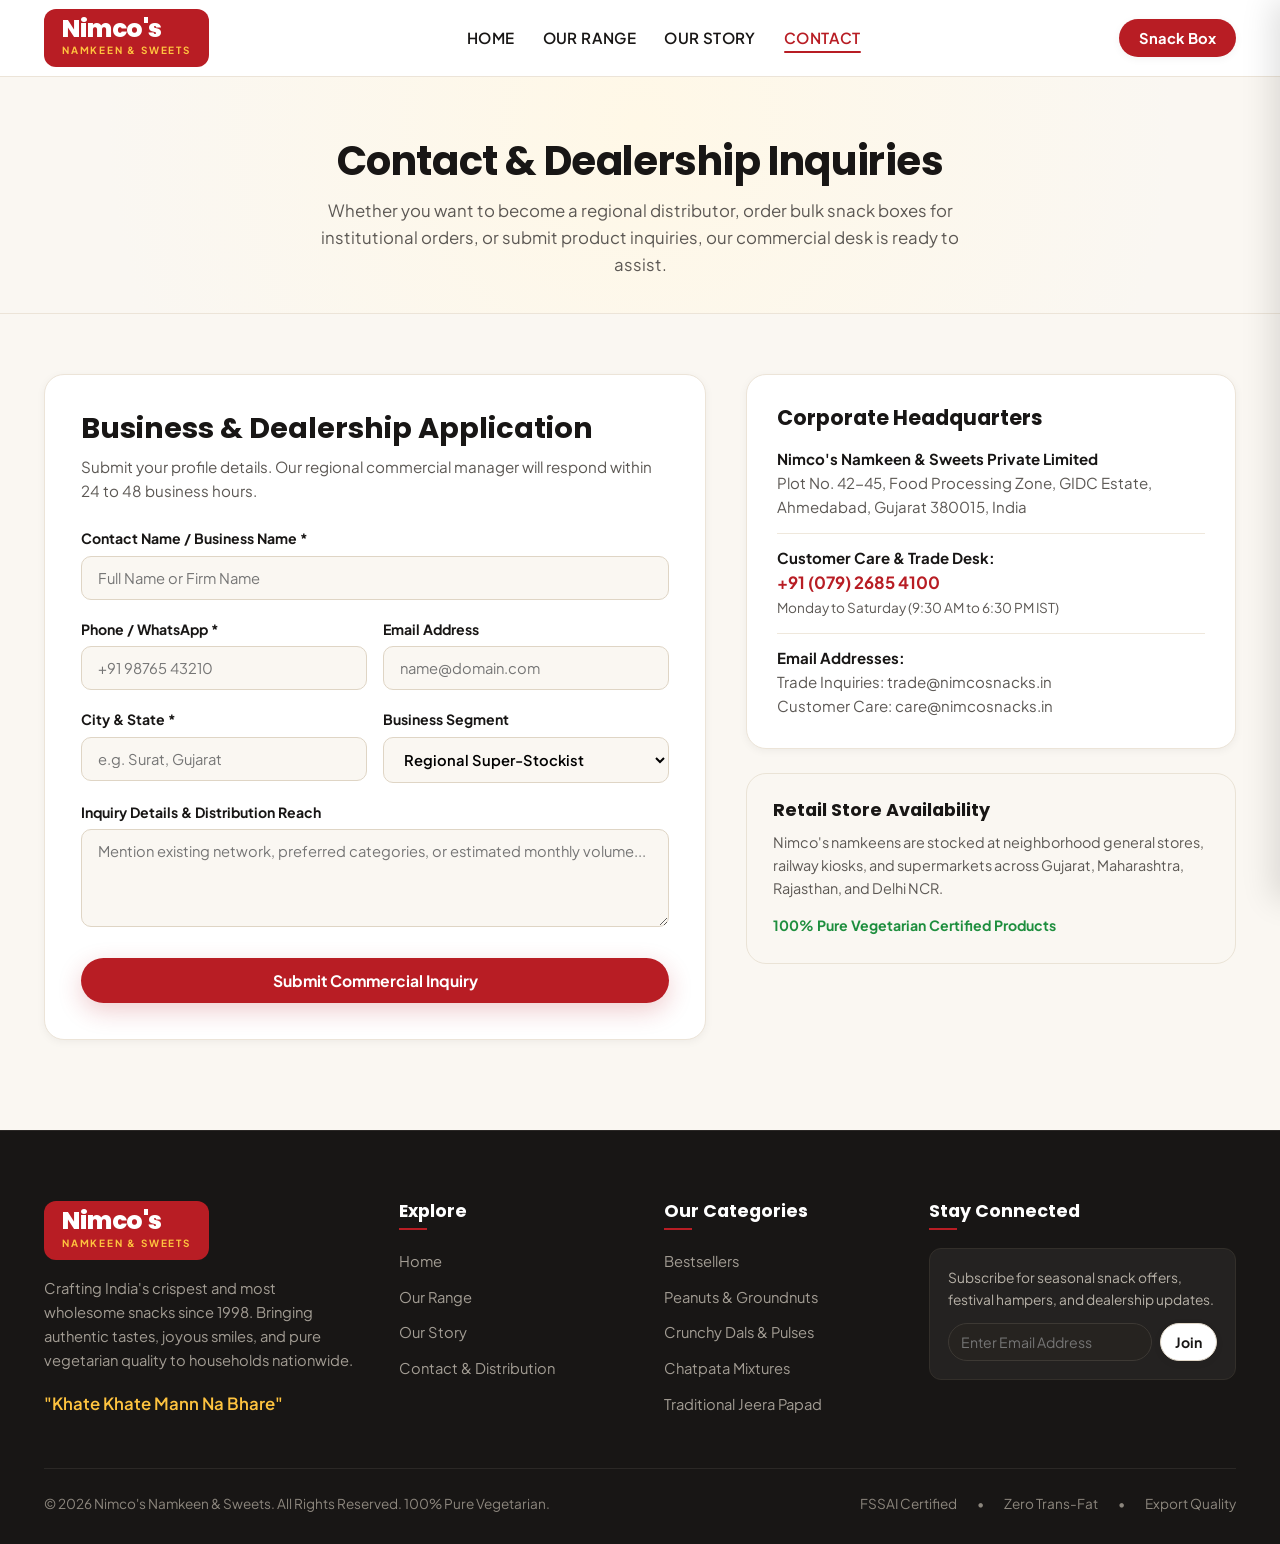
<file: contact.html>
<!DOCTYPE html>
<html lang="en">
<head>
  <meta charset="UTF-8">
  <meta name="viewport" content="width=device-width, initial-scale=1.0">
  <title>Contact & Distribution | Nimco's Namkeen & Sweets</title>
  <meta name="description" content="Get in touch with Nimco's Namkeen & Sweets. Apply for regional distributorship, wholesale bulk orders, or reach customer support.">
  <link rel="stylesheet" href="css/style.css">
  <link rel="icon" href="assets/pop-corn.png" type="image/png">
</head>
<body>


  <!-- Navigation Header -->
  <header class="site-header">
    <div class="container nav-container">
      <a href="index.html" class="brand-logo-wrap" aria-label="Nimco's Home">
        <div class="brand-logo-badge">
          <span class="brand-name">Nimco's</span>
          <span class="brand-sub">Namkeen & Sweets</span>
        </div>
      </a>

      <nav aria-label="Main Navigation">
        <ul class="nav-menu">
          <li><a href="index.html" class="nav-link">Home</a></li>
          <li><a href="products.html" class="nav-link">Our Range</a></li>
          <li><a href="about.html" class="nav-link">Our Story</a></li>
          <li><a href="contact.html" class="nav-link active">Contact</a></li>
        </ul>
      </nav>

      <div class="nav-actions">
        <button class="cart-btn-trigger" aria-label="Open Snack Box">
          <span>Snack Box</span>
          <span class="cart-badge-count" style="display:none;">0</span>
        </button>
        <button class="mobile-menu-toggle" aria-label="Open Mobile Menu">
          <span></span>
          <span></span>
          <span></span>
        </button>
      </div>
    </div>
  </header>

  <!-- Contact Hero -->
  <section class="products-page-header" style="background: radial-gradient(circle at 50% 20%, #FFF8E7 0%, #FAF7F2 80%); padding: 60px 0 35px; border-bottom: 1px solid #ECE4D8; text-align: center;">
    <div class="container">
      <h1 class="section-title">Contact &amp; Dealership Inquiries</h1>
      <p class="section-desc" style="max-width: 680px; margin: 0 auto;">
        Whether you want to become a regional distributor, order bulk snack boxes for institutional orders, or submit product inquiries, our commercial desk is ready to assist.
      </p>
    </div>
  </section>

  <!-- Main Contact Grid -->
  <main class="container" style="padding: 60px 24px 90px;">
    <div style="display: grid; grid-template-columns: 1.15fr 0.85fr; gap: 40px; align-items: flex-start;">
      
      <!-- Dealership & Inquiry Form -->
      <div style="background: #FFFFFF; border: 1px solid #ECE4D8; border-radius: 20px; padding: 36px; box-shadow: var(--shadow-sm);">
        <h2 style="font-size: 1.8rem; color: var(--text-main); margin-bottom: 8px;">
          Business & Dealership Application
        </h2>
        <p style="color: var(--text-muted); font-size: 0.95rem; margin-bottom: 24px;">
          Submit your profile details. Our regional commercial manager will respond within 24 to 48 business hours.
        </p>

        <form onsubmit="event.preventDefault(); alert('Thank you. Your commercial inquiry has been registered. Our trade desk will contact you shortly.'); this.reset();" style="display: flex; flex-direction: column; gap: 18px;">
          <div>
            <label style="display: block; font-size: 0.88rem; font-weight: 700; color: var(--text-main); margin-bottom: 6px;">
              Contact Name / Business Name *
            </label>
            <input type="text" required placeholder="Full Name or Firm Name" style="width: 100%; padding: 12px 16px; border-radius: 10px; border: 1px solid #DFD5C5; background: var(--bg-cream); font-size: 0.92rem;">
          </div>

          <div style="display: grid; grid-template-columns: 1fr 1fr; gap: 16px;">
            <div>
              <label style="display: block; font-size: 0.88rem; font-weight: 700; color: var(--text-main); margin-bottom: 6px;">
                Phone / WhatsApp *
              </label>
              <input type="tel" required placeholder="+91 98765 43210" style="width: 100%; padding: 12px 16px; border-radius: 10px; border: 1px solid #DFD5C5; background: var(--bg-cream); font-size: 0.92rem;">
            </div>
            <div>
              <label style="display: block; font-size: 0.88rem; font-weight: 700; color: var(--text-main); margin-bottom: 6px;">
                Email Address
              </label>
              <input type="email" placeholder="name@domain.com" style="width: 100%; padding: 12px 16px; border-radius: 10px; border: 1px solid #DFD5C5; background: var(--bg-cream); font-size: 0.92rem;">
            </div>
          </div>

          <div style="display: grid; grid-template-columns: 1fr 1fr; gap: 16px;">
            <div>
              <label style="display: block; font-size: 0.88rem; font-weight: 700; color: var(--text-main); margin-bottom: 6px;">
                City & State *
              </label>
              <input type="text" required placeholder="e.g. Surat, Gujarat" style="width: 100%; padding: 12px 16px; border-radius: 10px; border: 1px solid #DFD5C5; background: var(--bg-cream); font-size: 0.92rem;">
            </div>
            <div>
              <label style="display: block; font-size: 0.88rem; font-weight: 700; color: var(--text-main); margin-bottom: 6px;">
                Business Segment
              </label>
              <select style="width: 100%; padding: 12px 16px; border-radius: 10px; border: 1px solid #DFD5C5; background: var(--bg-cream); font-size: 0.92rem; font-weight: 600;">
                <option>Regional Super-Stockist</option>
                <option>Wholesale Distributor</option>
                <option>Supermarket / Modern Trade</option>
                <option>School / Canteen Catering</option>
                <option>General Consumer Inquiry</option>
              </select>
            </div>
          </div>

          <div>
            <label style="display: block; font-size: 0.88rem; font-weight: 700; color: var(--text-main); margin-bottom: 6px;">
              Inquiry Details & Distribution Reach
            </label>
            <textarea rows="4" placeholder="Mention existing network, preferred categories, or estimated monthly volume..." style="width: 100%; padding: 12px 16px; border-radius: 10px; border: 1px solid #DFD5C5; background: var(--bg-cream); font-size: 0.92rem;"></textarea>
          </div>

          <button type="submit" class="btn btn-primary" style="margin-top: 6px;">
            Submit Commercial Inquiry
          </button>
        </form>
      </div>

      <!-- Corporate Office & Support Info -->
      <div style="display: flex; flex-direction: column; gap: 24px;">
        
        <!-- Corporate Info Card -->
        <div style="background: #FFFFFF; border: 1px solid #ECE4D8; border-radius: 20px; padding: 30px; box-shadow: var(--shadow-sm);">
          <h3 style="font-size: 1.3rem; color: var(--text-main); margin-bottom: 16px;">
            Corporate Headquarters
          </h3>
          <div style="display: flex; flex-direction: column; gap: 14px; font-size: 0.94rem; color: var(--text-muted); line-height: 1.6;">
            <div>
              <strong style="color: var(--text-main); display: block;">Nimco's Namkeen & Sweets Private Limited</strong>
              <span>Plot No. 42-45, Food Processing Zone, GIDC Estate, Ahmedabad, Gujarat 380015, India</span>
            </div>
            <div style="border-top: 1px solid #EFE8DC; padding-top: 12px;">
              <strong style="color: var(--text-main); display: block;">Customer Care & Trade Desk:</strong>
              <span style="font-weight: 700; color: var(--brand-red); font-size: 1.05rem;">+91 (079) 2685 4100</span>
              <span style="display: block; font-size: 0.85rem;">Monday to Saturday (9:30 AM to 6:30 PM IST)</span>
            </div>
            <div style="border-top: 1px solid #EFE8DC; padding-top: 12px;">
              <strong style="color: var(--text-main); display: block;">Email Addresses:</strong>
              <span>Trade Inquiries: trade@nimcosnacks.in</span><br>
              <span>Customer Care: care@nimcosnacks.in</span>
            </div>
          </div>
        </div>

        <!-- Retail Availability Info -->
        <div style="background: var(--bg-cream); border: 1px solid #EAE3D6; border-radius: 20px; padding: 26px;">
          <h4 style="font-size: 1.1rem; color: var(--text-main); margin-bottom: 10px;">
            Retail Store Availability
          </h4>
          <p style="font-size: 0.9rem; color: var(--text-muted); line-height: 1.6; margin-bottom: 14px;">
            Nimco's namkeens are stocked at neighborhood general stores, railway kiosks, and supermarkets across Gujarat, Maharashtra, Rajasthan, and Delhi NCR.
          </p>
          <div style="font-size: 0.88rem; font-weight: 700; color: var(--brand-green);">
            100% Pure Vegetarian Certified Products
          </div>
        </div>

      </div>

    </div>
  </main>

  <!-- Global Slide-over Snack Box Drawer -->
  <div class="cart-backdrop" id="cartBackdrop"></div>
  <aside class="cart-drawer" id="cartDrawer" aria-label="Snack Box Shopping Cart">
    <div class="cart-drawer-header">
      <h3 class="cart-drawer-title">
        <span>My Snack Box</span>
      </h3>
      <button class="cart-close-btn" aria-label="Close Cart">✕</button>
    </div>

    <div class="cart-free-gift-meter">
      <div class="gift-meter-label" id="giftMeterText">
        Add <strong>₹199</strong> to unlock a <strong>Complimentary Butter Popcorn</strong>.
      </div>
      <div class="meter-track">
        <div class="meter-fill" id="giftMeterFill" style="width: 0%;"></div>
      </div>
    </div>

    <div class="cart-items-list" id="cartItemsList"></div>

    <div class="cart-drawer-footer">
      <div class="promo-input-row">
        <input type="text" id="cartPromoInput" class="promo-input-field" placeholder="Coupon code (e.g. NIMCO10)">
        <button class="promo-apply-btn" id="cartPromoBtn">Apply</button>
      </div>
      <div id="cartPromoMsg" style="font-size: 0.85rem; font-weight: 700; margin-bottom: 12px; display: none;"></div>

      <div class="cart-subtotal-row">
        <span>Subtotal:</span>
        <span class="cart-subtotal-amount" id="cartSubtotal">₹0</span>
      </div>

      <div class="cart-subtotal-row" id="cartDiscountRow" style="display: none; font-size: 1rem; color: var(--brand-green);">
        <span>Discount:</span>
        <span id="cartDiscountAmount">-₹0</span>
      </div>

      <button class="btn btn-primary" id="cartCheckoutBtn" style="width: 100%;">
        Confirm Snack Box Order
      </button>
    </div>
  </aside>

  <!-- Product Detail & Nutrition Modal -->
  <div class="modal-backdrop" id="productModal" role="dialog" aria-modal="true">
    <div class="modal-dialog">
      <button class="modal-close-btn" aria-label="Close dialog">✕</button>
      <div class="modal-body" id="productModalBody"></div>
    </div>
  </div>

  <!-- Footer -->
  <footer class="site-footer">
    <div class="container">
      <div class="footer-grid">
        <div class="footer-brand">
          <div class="brand-logo-badge" style="width: fit-content; margin-bottom: 16px;">
            <span class="brand-name">Nimco's</span>
            <span class="brand-sub">Namkeen & Sweets</span>
          </div>
          <p>
            Crafting India's crispest and most wholesome snacks since 1998. Bringing authentic tastes, joyous smiles, and pure vegetarian quality to households nationwide.
          </p>
          <div class="footer-tagline-quote">
            "Khate Khate Mann Na Bhare"
          </div>
        </div>

        <div class="footer-col">
          <h4>Explore</h4>
          <ul class="footer-links">
            <li><a href="index.html">Home</a></li>
            <li><a href="products.html">Our Range</a></li>
            <li><a href="about.html">Our Story</a></li>
            <li><a href="contact.html">Contact & Distribution</a></li>
          </ul>
        </div>

        <div class="footer-col">
          <h4>Our Categories</h4>
          <ul class="footer-links">
            <li><a href="products.html?filter=bestsellers">Bestsellers</a></li>
            <li><a href="products.html?filter=peanuts">Peanuts & Groundnuts</a></li>
            <li><a href="products.html?filter=dals">Crunchy Dals & Pulses</a></li>
            <li><a href="products.html?filter=mixes">Chatpata Mixtures</a></li>
            <li><a href="products.html?filter=papad">Traditional Jeera Papad</a></li>
          </ul>
        </div>

        <div class="footer-col">
          <h4>Stay Connected</h4>
          <div class="footer-club-box">
            <p>Subscribe for seasonal snack offers, festival hampers, and dealership updates.</p>
            <form onsubmit="event.preventDefault(); alert('Thank you for subscribing to Nimco updates.'); this.reset();" class="footer-input-wrap">
              <input type="email" required placeholder="Enter Email Address" class="footer-input">
              <button type="submit" class="btn btn-secondary btn-sm" style="padding: 8px 14px;">Join</button>
            </form>
          </div>
        </div>
      </div>

      <div class="footer-bottom">
        <div>© 2026 Nimco's Namkeen & Sweets. All Rights Reserved. 100% Pure Vegetarian.</div>
        <div style="display: flex; gap: 20px;">
          <span>FSSAI Certified</span>
          <span>•</span>
          <span>Zero Trans-Fat</span>
          <span>•</span>
          <span>Export Quality</span>
        </div>
      </div>
    </div>
  </footer>

  <!-- Scripts -->
  <script src="js/products-data.js"></script>
  <script src="js/cart.js"></script>
  <script src="js/main.js"></script>
</body>
</html>
</file>
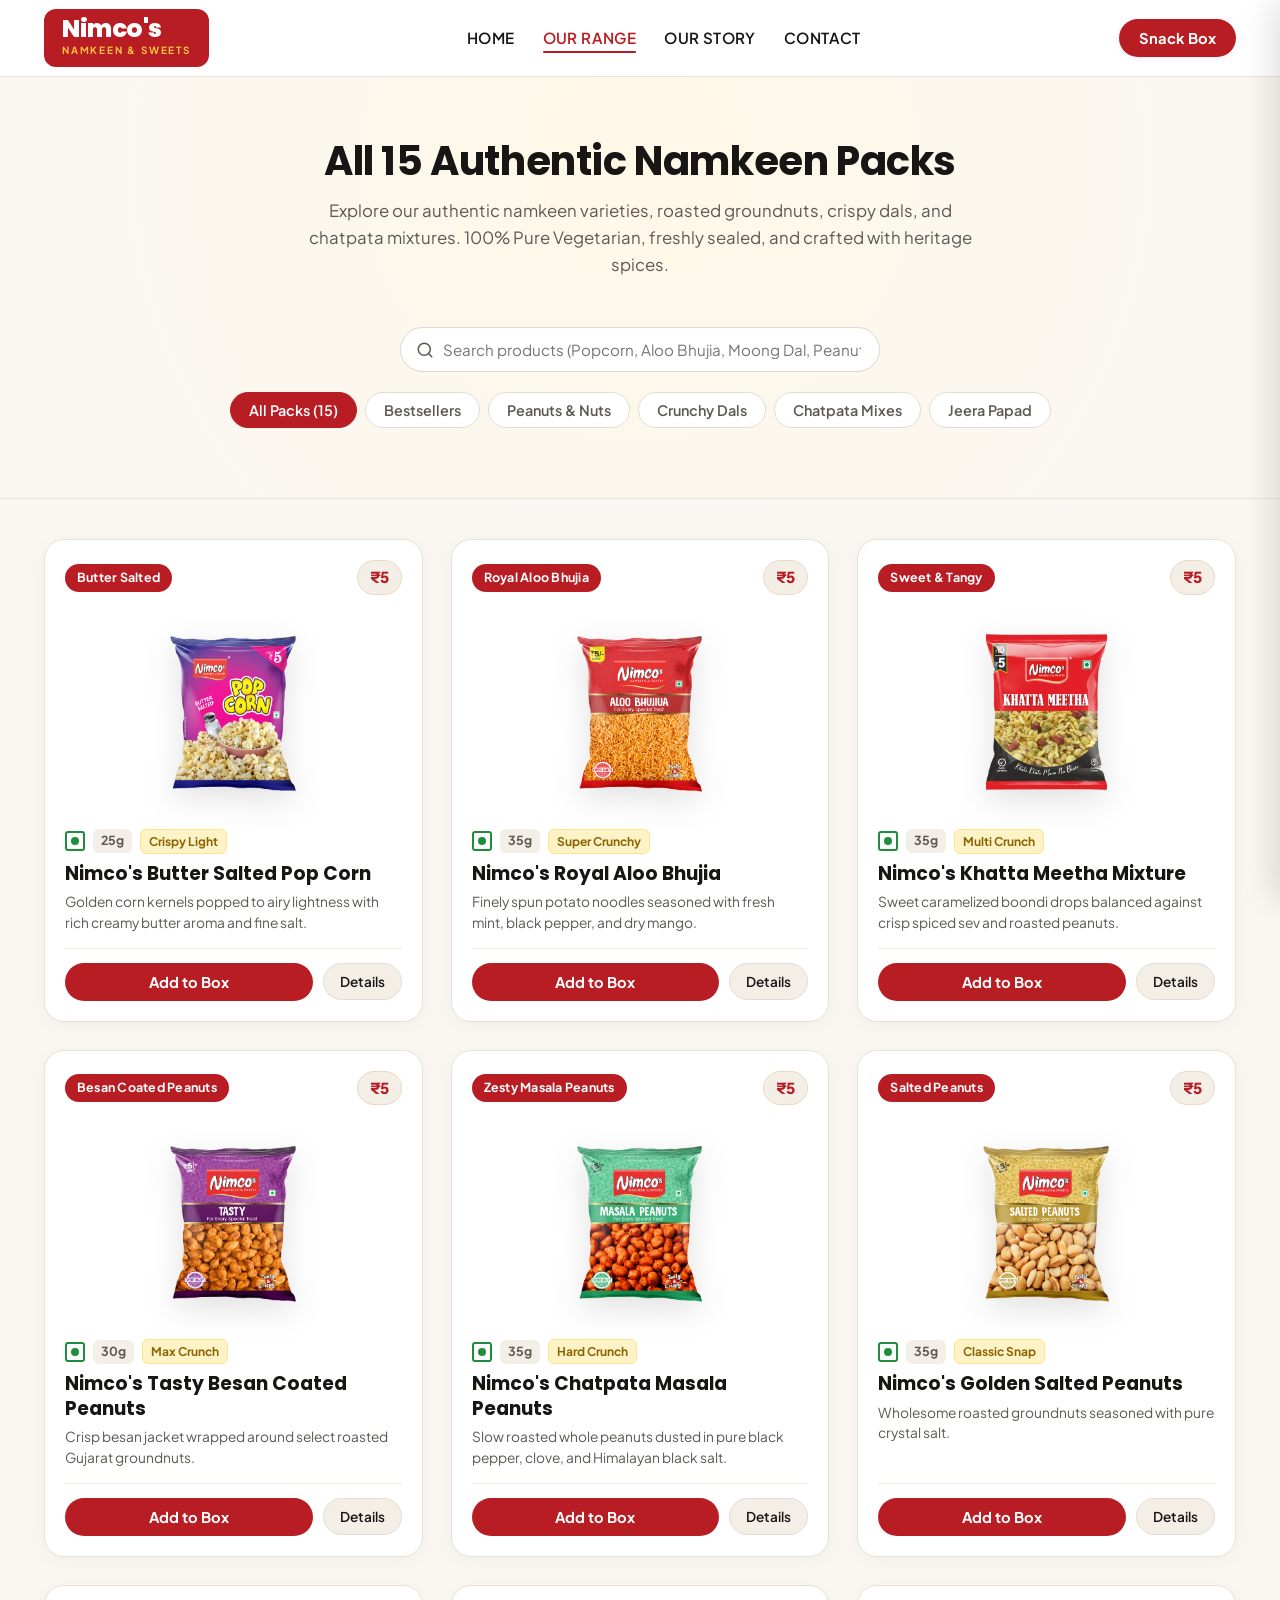
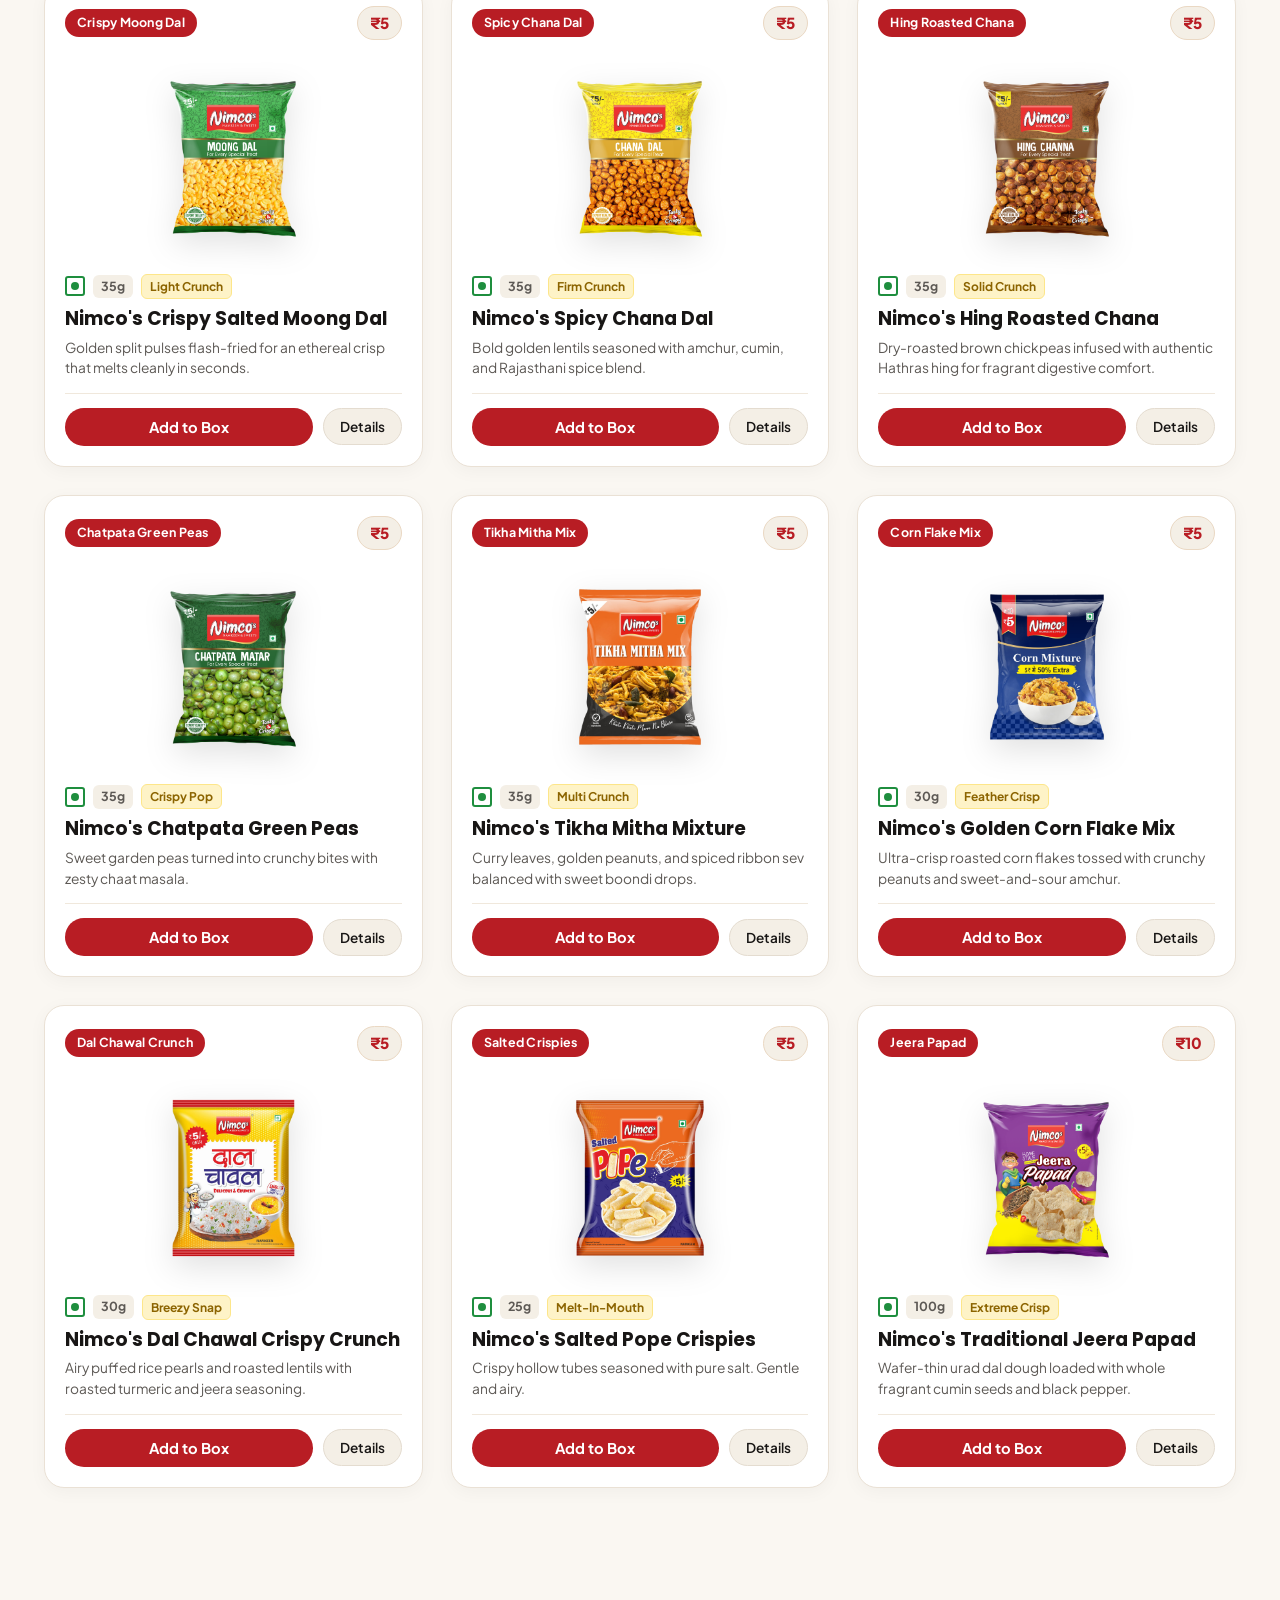
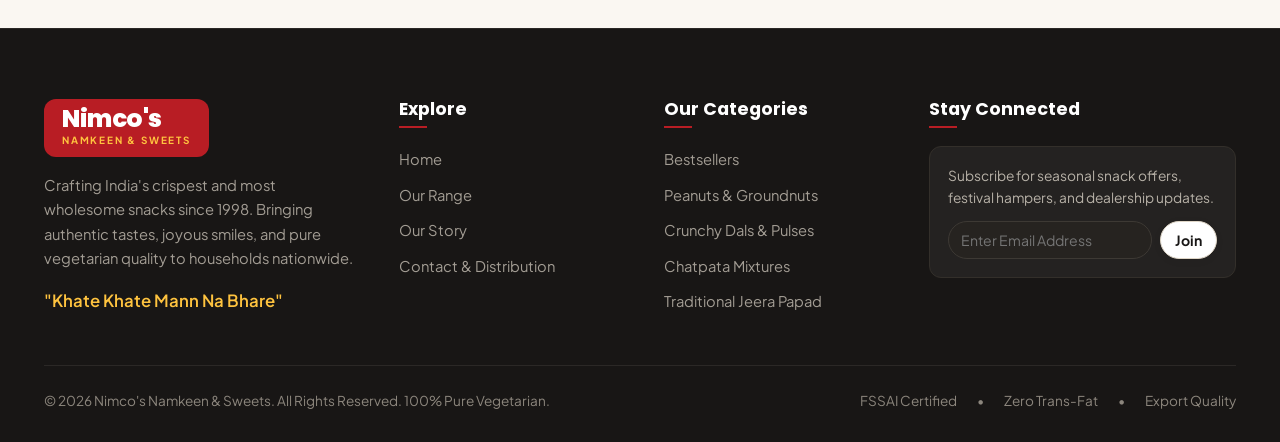
<file: products.html>
<!DOCTYPE html>
<html lang="en">
<head>
  <meta charset="UTF-8">
  <meta name="viewport" content="width=device-width, initial-scale=1.0">
  <title>Our Range | All 15 Authentic Nimco's Namkeen Flavours</title>
  <meta name="description" content="Explore Nimco's complete range of 15 authentic Indian namkeens. 100% Pure Vegetarian, nutrition details, ingredients, and pocket-friendly ₹5 and ₹10 packs.">
  <link rel="stylesheet" href="css/style.css">
  <link rel="icon" href="assets/pop-corn.png" type="image/png">
</head>
<body>


  <!-- Navigation Header -->
  <header class="site-header">
    <div class="container nav-container">
      <a href="index.html" class="brand-logo-wrap" aria-label="Nimco's Home">
        <div class="brand-logo-badge">
          <span class="brand-name">Nimco's</span>
          <span class="brand-sub">Namkeen & Sweets</span>
        </div>
      </a>

      <nav aria-label="Main Navigation">
        <ul class="nav-menu">
          <li><a href="index.html" class="nav-link">Home</a></li>
          <li><a href="products.html" class="nav-link active">Our Range</a></li>
          <li><a href="about.html" class="nav-link">Our Story</a></li>
          <li><a href="contact.html" class="nav-link">Contact</a></li>
        </ul>
      </nav>

      <div class="nav-actions">
        <button class="cart-btn-trigger" aria-label="Open Snack Box">
          <span>Snack Box</span>
          <span class="cart-badge-count" style="display:none;">0</span>
        </button>
        <button class="mobile-menu-toggle" aria-label="Open Mobile Menu">
          <span></span>
          <span></span>
          <span></span>
        </button>
      </div>
    </div>
  </header>

  <!-- Products Hero Banner -->
  <section class="products-page-header" style="background: radial-gradient(circle at 50% 20%, #FFF8E7 0%, #FAF7F2 80%); padding: 60px 0 35px; border-bottom: 1px solid #ECE4D8; text-align: center;">
    <div class="container">
      <h1 class="section-title">All 15 Authentic Namkeen Packs</h1>
      <p class="section-desc" style="max-width: 680px; margin: 0 auto 25px;">
        Explore our authentic namkeen varieties, roasted groundnuts, crispy dals, and chatpata mixtures. 100% Pure Vegetarian, freshly sealed, and crafted with heritage spices.
      </p>

      <!-- Search & Filter Controls -->
      <div class="filter-toolbar">
        <div class="search-box-wrap">
          <svg class="search-icon" width="18" height="18" viewBox="0 0 24 24" fill="none" stroke="currentColor" stroke-width="2" stroke-linecap="round" stroke-linejoin="round" aria-hidden="true">
            <circle cx="11" cy="11" r="8"></circle>
            <line x1="21" y1="21" x2="16.65" y2="16.65"></line>
          </svg>
          <input 
            type="text" 
            id="productSearchInput" 
            class="search-input"
            placeholder="Search products (Popcorn, Aloo Bhujia, Moong Dal, Peanuts...)"
            aria-label="Search snacks"
          >
        </div>

        <!-- Category Filter Tabs -->
        <div class="category-filter-tabs">
          <button class="filter-tab-btn product-filter-btn active" data-filter="all">All Packs (15)</button>
          <button class="filter-tab-btn product-filter-btn" data-filter="bestsellers">Bestsellers</button>
          <button class="filter-tab-btn product-filter-btn" data-filter="peanuts">Peanuts & Nuts</button>
          <button class="filter-tab-btn product-filter-btn" data-filter="dals">Crunchy Dals</button>
          <button class="filter-tab-btn product-filter-btn" data-filter="mixes">Chatpata Mixes</button>
          <button class="filter-tab-btn product-filter-btn" data-filter="papad">Jeera Papad</button>
        </div>
      </div>
    </div>
  </section>

  <!-- Products Main Grid -->
  <main style="padding: 40px 0 80px;">
    <div class="container">
      <div class="products-grid" id="allProductsGrid">
        <!-- Filled dynamically with all 15 authentic packets from NIMCO_PRODUCTS -->
      </div>
    </div>
  </main>

  <!-- Global Slide-over Snack Box Drawer -->
  <div class="cart-backdrop" id="cartBackdrop"></div>
  <aside class="cart-drawer" id="cartDrawer" aria-label="Snack Box Shopping Cart">
    <div class="cart-drawer-header">
      <h3 class="cart-drawer-title">
        <span>My Snack Box</span>
      </h3>
      <button class="cart-close-btn" aria-label="Close Cart">✕</button>
    </div>

    <!-- Free Popcorn Progress Bar -->
    <div class="cart-free-gift-meter">
      <div class="gift-meter-label" id="giftMeterText">
        Add <strong>₹199</strong> to unlock a <strong>Complimentary Butter Popcorn</strong>.
      </div>
      <div class="meter-track">
        <div class="meter-fill" id="giftMeterFill" style="width: 0%;"></div>
      </div>
    </div>

    <!-- Items List -->
    <div class="cart-items-list" id="cartItemsList">
      <!-- Populated via JS -->
    </div>

    <!-- Drawer Footer -->
    <div class="cart-drawer-footer">
      <div class="promo-input-row">
        <input type="text" id="cartPromoInput" class="promo-input-field" placeholder="Coupon code (e.g. NIMCO10)">
        <button class="promo-apply-btn" id="cartPromoBtn">Apply</button>
      </div>
      <div id="cartPromoMsg" style="font-size: 0.85rem; font-weight: 700; margin-bottom: 12px; display: none;"></div>

      <div class="cart-subtotal-row">
        <span>Subtotal:</span>
        <span class="cart-subtotal-amount" id="cartSubtotal">₹0</span>
      </div>

      <div class="cart-subtotal-row" id="cartDiscountRow" style="display: none; font-size: 1rem; color: var(--brand-green);">
        <span>Discount:</span>
        <span id="cartDiscountAmount">-₹0</span>
      </div>

      <button class="btn btn-primary" id="cartCheckoutBtn" style="width: 100%;">
        Confirm Snack Box Order
      </button>
    </div>
  </aside>

  <!-- Product Detail & Nutrition Modal -->
  <div class="modal-backdrop" id="productModal" role="dialog" aria-modal="true">
    <div class="modal-dialog">
      <button class="modal-close-btn" aria-label="Close dialog">✕</button>
      <div class="modal-body" id="productModalBody">
        <!-- Rendered dynamically -->
      </div>
    </div>
  </div>

  <!-- Footer -->
  <footer class="site-footer">
    <div class="container">
      <div class="footer-grid">
        <!-- Brand Info -->
        <div class="footer-brand">
          <div class="brand-logo-badge" style="width: fit-content; margin-bottom: 16px;">
            <span class="brand-name">Nimco's</span>
            <span class="brand-sub">Namkeen & Sweets</span>
          </div>
          <p>
            Crafting India's crispest and most wholesome snacks since 1998. Bringing authentic tastes, joyous smiles, and pure vegetarian quality to households nationwide.
          </p>
          <div class="footer-tagline-quote">
            "Khate Khate Mann Na Bhare"
          </div>
        </div>

        <!-- Navigation Links -->
        <div class="footer-col">
          <h4>Explore</h4>
          <ul class="footer-links">
            <li><a href="index.html">Home</a></li>
            <li><a href="products.html">Our Range</a></li>
            <li><a href="about.html">Our Story</a></li>
            <li><a href="contact.html">Contact & Distribution</a></li>
          </ul>
        </div>

        <!-- Product Categories -->
        <div class="footer-col">
          <h4>Our Categories</h4>
          <ul class="footer-links">
            <li><a href="products.html?filter=bestsellers">Bestsellers</a></li>
            <li><a href="products.html?filter=peanuts">Peanuts & Groundnuts</a></li>
            <li><a href="products.html?filter=dals">Crunchy Dals & Pulses</a></li>
            <li><a href="products.html?filter=mixes">Chatpata Mixtures</a></li>
            <li><a href="products.html?filter=papad">Traditional Jeera Papad</a></li>
          </ul>
        </div>

        <!-- Newsletter & Updates -->
        <div class="footer-col">
          <h4>Stay Connected</h4>
          <div class="footer-club-box">
            <p>Subscribe for seasonal snack offers, festival hampers, and dealership updates.</p>
            <form onsubmit="event.preventDefault(); alert('Thank you for subscribing to Nimco updates.'); this.reset();" class="footer-input-wrap">
              <input type="email" required placeholder="Enter Email Address" class="footer-input">
              <button type="submit" class="btn btn-secondary btn-sm" style="padding: 8px 14px;">Join</button>
            </form>
          </div>
        </div>
      </div>

      <div class="footer-bottom">
        <div>© 2026 Nimco's Namkeen & Sweets. All Rights Reserved. 100% Pure Vegetarian.</div>
        <div style="display: flex; gap: 20px;">
          <span>FSSAI Certified</span>
          <span>•</span>
          <span>Zero Trans-Fat</span>
          <span>•</span>
          <span>Export Quality</span>
        </div>
      </div>
    </div>
  </footer>

  <!-- Scripts -->
  <script src="js/products-data.js"></script>
  <script src="js/cart.js"></script>
  <script src="js/main.js"></script>

  <script>
    // Handle URL query parameters for direct filtering (e.g. products.html?filter=peanuts)
    document.addEventListener('DOMContentLoaded', () => {
      const urlParams = new URLSearchParams(window.location.search);
      const filter = urlParams.get('filter');
      if (filter) {
        const targetBtn = document.querySelector(`.product-filter-btn[data-filter="${filter}"]`);
        if (targetBtn) {
          targetBtn.click();
        }
      }
    });
  </script>
</body>
</html>
</file>
<file: css/style.css>
/* ==========================================================================
   NIMCO'S NAMKEEN & SWEETS - PROFESSIONAL FMCG DESIGN SYSTEM
   Inspired by authentic Indian snack leaders (Bikano, Haldiram's)
   Clean, appetite-driven, modern typography, mobile-first responsive design
   ========================================================================== */

@import url('https://fonts.googleapis.com/css2?family=Plus+Jakarta+Sans:wght@400;500;600;700;800&family=Poppins:wght@500;600;700;800;900&display=swap');
@import url('craveable.css');

:root {
  /* Brand Color Palette */
  --brand-red: #B81D24;
  --brand-red-dark: #8F1218;
  --brand-red-light: #D9383E;
  --brand-yellow: #FEC33F;
  --brand-yellow-dark: #E5A817;
  --brand-orange: #FF7B00;
  --brand-green: #1E8E3E; /* 100% Pure Veg */
  --brand-green-light: #EAF6ED;

  /* Surfaces & Backgrounds */
  --bg-cream: #FAF7F2;
  --bg-warm: #F4EFE6;
  --bg-white: #FFFFFF;
  --bg-card: #FFFFFF;

  /* Text & Typography */
  --text-main: #181615;
  --text-muted: #5C5854;
  --text-light: #8C8780;
  --text-on-dark: #FFFFFF;

  /* Borders & Shadows */
  --border-light: 1px solid #EAE3D6;
  --border-medium: 1px solid #DFD6C7;
  --border-radius-xs: 8px;
  --border-radius-sm: 12px;
  --border-radius-md: 18px;
  --border-radius-lg: 24px;
  --border-radius-pill: 999px;

  /* Refined Elevation Shadows */
  --shadow-sm: 0 2px 8px rgba(0, 0, 0, 0.05);
  --shadow-md: 0 8px 24px rgba(0, 0, 0, 0.07);
  --shadow-lg: 0 16px 40px rgba(0, 0, 0, 0.1);
  --shadow-brand: 0 8px 25px rgba(184, 29, 36, 0.22);

  /* Fonts */
  --font-display: 'Poppins', sans-serif;
  --font-body: 'Plus Jakarta Sans', system-ui, -apple-system, sans-serif;

  /* Timings */
  --transition-fast: 0.2s ease;
  --transition-normal: 0.3s ease;
}

/* ==========================================================================
   RESET & BASE STYLES
   ========================================================================== */
*, *::before, *::after {
  box-sizing: border-box;
  margin: 0;
  padding: 0;
}

html {
  scroll-behavior: smooth;
  font-size: 16px;
  -webkit-tap-highlight-color: transparent;
}

body {
  font-family: var(--font-body);
  background-color: var(--bg-cream);
  color: var(--text-main);
  line-height: 1.6;
  overflow-x: hidden;
  -webkit-font-smoothing: antialiased;
}

img {
  max-width: 100%;
  height: auto;
  display: block;
}

a {
  color: inherit;
  text-decoration: none;
}

button, input, select, textarea {
  font-family: inherit;
  font-size: inherit;
  outline: none;
}

button {
  cursor: pointer;
  border: none;
  background: none;
}

h1, h2, h3, h4, h5, h6 {
  font-family: var(--font-display);
  font-weight: 700;
  line-height: 1.22;
  color: var(--text-main);
}

.container {
  width: 100%;
  max-width: 1240px;
  margin: 0 auto;
  padding: 0 24px;
}

/* ==========================================================================
   NAVIGATION BAR
   ========================================================================== */
.site-header {
  position: sticky;
  top: 0;
  background: rgba(255, 255, 255, 0.96);
  backdrop-filter: blur(12px);
  -webkit-backdrop-filter: blur(12px);
  border-bottom: 1px solid #ECE4D8;
  z-index: 100;
  transition: all 0.3s ease;
}

.site-header.scrolled {
  box-shadow: 0 8px 30px rgba(0, 0, 0, 0.06);
}

.nav-container {
  display: flex;
  justify-content: space-between;
  align-items: center;
  height: 76px;
}

.brand-logo-wrap {
  display: flex;
  align-items: center;
  gap: 12px;
}

.brand-logo-badge {
  background: var(--brand-red);
  color: #FFFFFF;
  padding: 8px 18px;
  border-radius: 12px;
  display: flex;
  flex-direction: column;
  align-items: flex-start;
  transition: opacity var(--transition-fast);
}

.brand-logo-badge:hover {
  opacity: 0.95;
}

.brand-name {
  font-family: var(--font-display);
  font-size: 1.55rem;
  line-height: 1;
  font-weight: 800;
  letter-spacing: -0.5px;
  color: #FFFFFF;
}

.brand-sub {
  font-size: 0.62rem;
  font-weight: 700;
  letter-spacing: 1.8px;
  text-transform: uppercase;
  color: var(--brand-yellow);
  margin-top: 2px;
}

.nav-menu {
  display: flex;
  align-items: center;
  gap: 28px;
  list-style: none;
}

.nav-link {
  font-family: var(--font-body);
  font-size: 0.95rem;
  font-weight: 600;
  color: var(--text-main);
  padding: 6px 0;
  transition: color var(--transition-fast);
  position: relative;
  text-transform: uppercase;
  letter-spacing: 0.4px;
}

.nav-link:hover {
  color: var(--brand-red);
}

.nav-link.active {
  color: var(--brand-red);
}

.nav-link.active::after {
  content: '';
  position: absolute;
  bottom: 0;
  left: 0;
  right: 0;
  height: 2px;
  background: var(--brand-red);
  border-radius: 2px;
}

.nav-actions {
  display: flex;
  align-items: center;
  gap: 14px;
}

.cart-btn-trigger {
  background: var(--brand-red);
  color: #FFFFFF;
  padding: 10px 20px;
  border-radius: 999px;
  font-family: var(--font-body);
  font-weight: 700;
  font-size: 0.92rem;
  display: flex;
  align-items: center;
  gap: 10px;
  box-shadow: var(--shadow-sm);
  transition: all var(--transition-fast);
}

.cart-btn-trigger:hover {
  background: var(--brand-red-dark);
  box-shadow: var(--shadow-brand);
  transform: translateY(-1px);
}

.cart-badge-count {
  background: var(--brand-yellow);
  color: var(--text-main);
  min-width: 20px;
  height: 20px;
  border-radius: 50%;
  display: inline-flex;
  align-items: center;
  justify-content: center;
  font-size: 0.78rem;
  font-weight: 800;
  padding: 0 4px;
}

.mobile-menu-toggle {
  display: none;
  flex-direction: column;
  gap: 5px;
  width: 42px;
  height: 42px;
  background: var(--bg-warm);
  border-radius: 10px;
  justify-content: center;
  align-items: center;
  border: 1px solid #EAE0D0;
}

.mobile-menu-toggle span {
  width: 20px;
  height: 2px;
  background: var(--text-main);
  border-radius: 2px;
  transition: all 0.3s ease;
}

/* ==========================================================================
   BUTTONS
   ========================================================================== */
.btn {
  display: inline-flex;
  align-items: center;
  justify-content: center;
  gap: 8px;
  font-family: var(--font-body);
  font-weight: 700;
  font-size: 0.98rem;
  padding: 13px 28px;
  border-radius: 999px;
  transition: all var(--transition-fast);
  text-align: center;
  user-select: none;
  white-space: nowrap;
}

.btn-primary {
  background: var(--brand-red);
  color: #FFFFFF;
  box-shadow: var(--shadow-brand);
}

.btn-primary:hover {
  background: var(--brand-red-dark);
  transform: translateY(-2px);
  box-shadow: 0 10px 28px rgba(184, 29, 36, 0.32);
}

.btn-primary:active {
  transform: translateY(0);
}

.btn-secondary {
  background: #FFFFFF;
  color: var(--text-main);
  border: 1.5px solid #DFD6C7;
  box-shadow: var(--shadow-sm);
}

.btn-secondary:hover {
  background: var(--bg-warm);
  border-color: #CEC3B2;
  transform: translateY(-2px);
}

.btn-secondary:active {
  transform: translateY(0);
}

.btn-sm {
  padding: 8px 18px;
  font-size: 0.88rem;
}

/* ==========================================================================
   PURE VEG BADGE
   ========================================================================== */
.veg-badge {
  display: inline-flex;
  align-items: center;
  justify-content: center;
  width: 20px;
  height: 20px;
  border: 2px solid var(--brand-green);
  border-radius: 3px;
  background: #FFFFFF;
  padding: 2px;
  flex-shrink: 0;
}

.veg-badge::after {
  content: '';
  width: 8px;
  height: 8px;
  background: var(--brand-green);
  border-radius: 50%;
}

.veg-label-wrap {
  display: inline-flex;
  align-items: center;
  gap: 6px;
  background: var(--brand-green-light);
  color: #15692D;
  font-size: 0.82rem;
  font-weight: 700;
  padding: 4px 12px;
  border-radius: 999px;
  border: 1px solid #B8E8C5;
}

/* ==========================================================================
   HERO SECTION (HOME)
   ========================================================================== */
.hero-section {
  position: relative;
  padding: 75px 0 100px;
  overflow: hidden;
  background: #0E0A06;
  color: #FFFFFF;
}

/* Ambient Video Backdrop & Overlay */
.hero-video-backdrop {
  position: absolute;
  top: 0;
  left: 0;
  width: 100%;
  height: 100%;
  overflow: hidden;
  z-index: 1;
  pointer-events: none;
}

.hero-bg-video {
  position: absolute;
  top: 50%;
  left: 50%;
  transform: translate(-50%, -50%);
  min-width: 100%;
  min-height: 100%;
  width: auto;
  height: auto;
  object-fit: cover;
  object-position: center 60%;
  opacity: 0.72;
  filter: brightness(0.88) contrast(1.08) saturate(1.15);
  will-change: transform;
}

.hero-video-overlay {
  position: absolute;
  top: 0;
  left: 0;
  width: 100%;
  height: 100%;
  background: linear-gradient(
    90deg,
    rgba(14, 10, 6, 0.94) 0%,
    rgba(14, 10, 6, 0.82) 42%,
    rgba(14, 10, 6, 0.40) 78%,
    rgba(14, 10, 6, 0.65) 100%
  );
  z-index: 2;
}

/* Bottom blend to transition into the warm cream of the Craveable Section */
.hero-video-overlay::after {
  content: '';
  position: absolute;
  bottom: 0;
  left: 0;
  right: 0;
  height: 90px;
  background: linear-gradient(to bottom, rgba(14, 10, 6, 0) 0%, rgba(250, 247, 242, 0.85) 70%, #FAF7F2 100%);
  pointer-events: none;
}

.hero-curved-bottom {
  display: none;
}

.hero-grid {
  display: grid;
  grid-template-columns: 1.15fr 0.85fr;
  align-items: center;
  gap: 50px;
  position: relative;
  z-index: 5;
}

.hero-content {
  position: relative;
  z-index: 5;
}

.hero-eyebrow {
  display: inline-flex;
  align-items: center;
  gap: 8px;
  color: var(--brand-yellow);
  font-size: 0.88rem;
  font-weight: 700;
  letter-spacing: 1.5px;
  text-transform: uppercase;
  margin-bottom: 16px;
}

.hero-title {
  font-size: 3.4rem;
  line-height: 1.15;
  margin-bottom: 18px;
  color: #FFFFFF;
  letter-spacing: -0.5px;
}

.hero-title .highlight-red {
  color: var(--brand-yellow);
}

.hero-subtitle {
  font-size: 1.15rem;
  color: rgba(255, 255, 255, 0.86);
  margin-bottom: 32px;
  max-width: 540px;
  font-weight: 400;
  line-height: 1.65;
}

.hero-cta-group {
  display: flex;
  flex-wrap: wrap;
  align-items: center;
  gap: 16px;
  margin-bottom: 38px;
}

.hero-cta-group .btn-secondary {
  background: rgba(255, 255, 255, 0.12);
  color: #FFFFFF;
  border: 1.5px solid rgba(255, 255, 255, 0.32);
  backdrop-filter: blur(8px);
  -webkit-backdrop-filter: blur(8px);
}

.hero-cta-group .btn-secondary:hover {
  background: rgba(255, 255, 255, 0.22);
  border-color: #FFFFFF;
  color: #FFFFFF;
}

.hero-trust-badges {
  display: flex;
  align-items: center;
  gap: 16px 20px;
  padding-top: 24px;
  border-top: 1px solid rgba(255, 255, 255, 0.15);
  flex-wrap: wrap;
}

.trust-item {
  display: flex;
  align-items: center;
  gap: 8px;
  font-size: 0.84rem;
  font-weight: 600;
  color: rgba(255, 255, 255, 0.94);
}

.trust-item .weight-chip {
  background: rgba(255, 255, 255, 0.14) !important;
  border: 1px solid rgba(255, 255, 255, 0.25) !important;
  color: #FFFFFF !important;
}

.trust-item-icon {
  width: 32px;
  height: 32px;
  border-radius: 50%;
  background: rgba(255, 255, 255, 0.12);
  border: 1px solid rgba(255, 255, 255, 0.25);
  display: flex;
  align-items: center;
  justify-content: center;
  font-size: 1rem;
}

@media (prefers-reduced-motion: reduce) {
  .hero-bg-video {
    display: none;
  }
  .hero-section {
    background: radial-gradient(circle at 65% 40%, #1A130C 0%, #0E0A06 75%);
  }
}

@media (max-width: 768px) {
  .hero-video-overlay {
    background: linear-gradient(
      180deg,
      rgba(14, 10, 6, 0.88) 0%,
      rgba(14, 10, 6, 0.94) 50%,
      rgba(14, 10, 6, 0.82) 100%
    );
  }
}

/* Hero Pack Visuals */
.hero-visual-stage {
  position: relative;
  display: flex;
  align-items: center;
  justify-content: center;
  min-height: 440px;
}

.stage-glow-circle {
  position: absolute;
  width: 420px;
  height: 420px;
  background: radial-gradient(circle, rgba(254, 195, 63, 0.3) 0%, rgba(254, 195, 63, 0) 70%);
  border-radius: 50%;
  z-index: 1;
}

.hero-pack-main {
  position: relative;
  z-index: 4;
  width: 290px;
  cursor: pointer;
  filter: drop-shadow(0 20px 30px rgba(0, 0, 0, 0.16));
  transition: transform 0.3s ease;
}

.hero-pack-main:hover {
  transform: translateY(-6px);
}

.hero-pack-side {
  position: absolute;
  width: 180px;
  z-index: 3;
  filter: drop-shadow(0 14px 22px rgba(0, 0, 0, 0.12));
  transition: transform 0.3s ease;
  cursor: pointer;
}

.hero-pack-side.pack-left {
  left: 0;
  bottom: 20px;
  transform: rotate(-8deg);
}

.hero-pack-side.pack-right {
  right: 0;
  top: 30px;
  transform: rotate(8deg);
}

.hero-pack-side:hover {
  z-index: 5;
  transform: scale(1.05) rotate(0deg);
}

/* ==========================================================================
   SECTION HEADINGS
   ========================================================================== */
.section-header {
  text-align: center;
  max-width: 680px;
  margin: 0 auto 45px;
  position: relative;
}

.section-tag {
  display: inline-flex;
  align-items: center;
  gap: 8px;
  color: var(--brand-red);
  font-size: 0.85rem;
  font-weight: 700;
  letter-spacing: 1.2px;
  text-transform: uppercase;
  margin-bottom: 10px;
}

.section-title {
  font-size: 2.5rem;
  color: var(--text-main);
  margin-bottom: 12px;
  letter-spacing: -0.4px;
}

.section-desc {
  font-size: 1.05rem;
  color: var(--text-muted);
  line-height: 1.6;
}

/* ==========================================================================
   CERTIFIED BY & QUALITY SECTION (BIKANO-INSPIRED)
   ========================================================================== */
.certified-section {
  padding: 60px 0;
  background: #FFFFFF;
  border-bottom: 1px solid #ECE4D8;
}

.certified-grid {
  display: grid;
  grid-template-columns: repeat(4, 1fr);
  gap: 24px;
}

.certified-card {
  display: flex;
  align-items: center;
  gap: 16px;
  padding: 20px 22px;
  background: var(--bg-cream);
  border: 1px solid #EAE3D6;
  border-radius: 16px;
  transition: all 0.25s ease;
}

.certified-card:hover {
  border-color: var(--brand-red);
  transform: translateY(-2px);
  box-shadow: var(--shadow-sm);
}

.certified-card-icon {
  width: 48px;
  height: 48px;
  border-radius: 12px;
  background: #FFFFFF;
  display: flex;
  align-items: center;
  justify-content: center;
  font-size: 1.4rem;
  flex-shrink: 0;
  border: 1px solid #E4DBD0;
}

.certified-card h4 {
  font-size: 1rem;
  margin-bottom: 3px;
}

.certified-card p {
  font-size: 0.82rem;
  color: var(--text-muted);
  line-height: 1.4;
}

/* ==========================================================================
   ORDER ON QUICK COMMERCE (BIKANO-INSPIRED)
   ========================================================================== */
.order-partners-section {
  padding: 60px 0;
  background: #FAF7F2;
  text-align: center;
  border-bottom: 1px solid #ECE4D8;
}

.order-partners-title {
  font-size: 0.95rem;
  font-weight: 700;
  text-transform: uppercase;
  letter-spacing: 1.5px;
  color: var(--text-muted);
  margin-bottom: 24px;
}

.order-partners-row {
  display: flex;
  align-items: center;
  justify-content: center;
  gap: 20px;
  flex-wrap: wrap;
}

.partner-badge {
  background: #FFFFFF;
  border: 1px solid #E6DED2;
  border-radius: 12px;
  padding: 12px 24px;
  font-weight: 700;
  font-size: 1.05rem;
  color: var(--text-main);
  transition: all 0.22s ease;
  box-shadow: 0 2px 8px rgba(0, 0, 0, 0.04);
  display: flex;
  align-items: center;
  gap: 10px;
}

.partner-badge:hover {
  border-color: var(--brand-red);
  transform: translateY(-2px);
  box-shadow: var(--shadow-sm);
}

/* ==========================================================================
   PRODUCT CARDS & CATALOG
   ========================================================================== */
.products-page-header {
  padding: 50px 0 30px;
  background: #FFFFFF;
  border-bottom: 1px solid #EAE3D6;
  text-align: center;
}

.filter-toolbar {
  padding: 24px 0 35px;
  display: flex;
  flex-direction: column;
  align-items: center;
  gap: 20px;
}

.search-box-wrap {
  width: 100%;
  max-width: 480px;
  position: relative;
}

.search-input {
  width: 100%;
  padding: 12px 18px 12px 42px;
  border-radius: 999px;
  border: 1.5px solid #E0D7C9;
  background: #FFFFFF;
  font-size: 0.95rem;
  color: var(--text-main);
  transition: border-color var(--transition-fast);
}

.search-input:focus {
  border-color: var(--brand-red);
}

.search-icon {
  position: absolute;
  left: 16px;
  top: 50%;
  transform: translateY(-50%);
  color: var(--text-muted);
  stroke: var(--text-muted);
  pointer-events: none;
  display: flex;
  align-items: center;
  justify-content: center;
}

.category-filter-tabs {
  display: flex;
  align-items: center;
  justify-content: center;
  flex-wrap: wrap;
  gap: 8px;
}

.filter-tab-btn {
  font-size: 0.9rem;
  font-weight: 600;
  padding: 8px 18px;
  border-radius: 999px;
  background: #FFFFFF;
  border: 1px solid #E4DCD0;
  color: var(--text-muted);
  transition: all 0.22s ease;
  cursor: pointer;
}

.filter-tab-btn:hover {
  color: var(--brand-red);
  border-color: var(--brand-red);
}

.filter-tab-btn.active {
  background: var(--brand-red);
  color: #FFFFFF;
  border-color: var(--brand-red);
}

.products-grid {
  display: grid;
  grid-template-columns: repeat(auto-fill, minmax(280px, 1fr));
  gap: 28px;
  margin-bottom: 60px;
}

/* ==========================================================================
   AUTHENTIC FMCG PRODUCT CARDS
   ========================================================================== */
.snack-card {
  background: #FFFFFF;
  border: 1px solid #EAE1D5;
  border-radius: 20px;
  padding: 20px;
  display: flex;
  flex-direction: column;
  box-shadow: 0 4px 18px rgba(0, 0, 0, 0.04);
  transition: transform 0.28s cubic-bezier(0.16, 1, 0.3, 1), box-shadow 0.28s ease, border-color 0.28s ease;
  position: relative;
}

.snack-card:hover {
  transform: translateY(-5px);
  box-shadow: 0 14px 32px rgba(0, 0, 0, 0.08);
  border-color: #DECFC0;
}

.card-top-row {
  display: flex;
  justify-content: space-between;
  align-items: center;
  margin-bottom: 12px;
  gap: 8px;
}

.flavor-badge-pill {
  display: inline-flex;
  align-items: center;
  padding: 4px 12px;
  border-radius: 999px;
  background: var(--brand-red);
  color: #FFFFFF;
  font-family: var(--font-body);
  font-size: 0.78rem;
  font-weight: 700;
  letter-spacing: 0.02em;
  white-space: nowrap;
}

.price-tag {
  background: var(--bg-warm);
  color: var(--brand-red);
  font-family: var(--font-body);
  font-weight: 800;
  font-size: 0.95rem;
  padding: 4px 12px;
  border-radius: 999px;
  border: 1px solid #EAD8C3;
  white-space: nowrap;
}

.product-img-wrap {
  height: 210px;
  display: flex;
  align-items: center;
  justify-content: center;
  margin-bottom: 12px;
  padding: 8px;
  cursor: pointer;
  position: relative;
}

.product-img-wrap img {
  max-height: 100%;
  width: auto;
  object-fit: contain;
  transition: transform 0.35s cubic-bezier(0.18, 0.89, 0.32, 1.28);
  filter: drop-shadow(0 10px 16px rgba(0, 0, 0, 0.12));
}

.snack-card:hover .product-img-wrap img {
  transform: scale(1.06) translateY(-3px);
}

.product-info {
  flex-grow: 1;
  display: flex;
  flex-direction: column;
}

.snack-meta-chips {
  display: flex;
  align-items: center;
  gap: 8px;
  margin-bottom: 8px;
  flex-wrap: wrap;
}

.weight-chip {
  font-size: 0.78rem;
  font-weight: 700;
  color: var(--text-muted);
  background: var(--bg-warm);
  padding: 2px 8px;
  border-radius: 6px;
}

.crunch-mini-pill {
  font-size: 0.75rem;
  font-weight: 700;
  color: #8C6400;
  background: #FEF3C7;
  padding: 2px 8px;
  border-radius: 6px;
  border: 1px solid #FDE68A;
}

.snack-title {
  font-size: 1.18rem;
  color: var(--text-main);
  margin-bottom: 6px;
  line-height: 1.3;
}

.snack-funbite {
  font-size: 0.86rem;
  color: var(--text-muted);
  margin-bottom: 14px;
  line-height: 1.5;
  display: -webkit-box;
  -webkit-line-clamp: 2;
  -webkit-box-orient: vertical;
  overflow: hidden;
}

.card-actions-row {
  display: flex;
  align-items: center;
  gap: 10px;
  margin-top: auto;
  padding-top: 14px;
  border-top: 1px solid #F0E8DC;
}

.btn-add-snack {
  flex: 1.2;
  background: var(--brand-red);
  color: #FFFFFF;
  font-family: var(--font-body);
  font-weight: 700;
  font-size: 0.92rem;
  padding: 10px 14px;
  border-radius: 999px;
  display: flex;
  align-items: center;
  justify-content: center;
  gap: 6px;
  cursor: pointer;
  border: none;
  transition: all var(--transition-fast);
}

.btn-add-snack:hover {
  background: var(--brand-red-dark);
  transform: translateY(-1px);
  box-shadow: 0 4px 14px rgba(184, 29, 36, 0.25);
}

.btn-add-snack.added-feedback {
  background: #1E7E34 !important;
  color: #FFFFFF !important;
}

.btn-quick-view {
  padding: 9px 16px;
  border-radius: 999px;
  background: var(--bg-warm);
  border: 1px solid #E4DCD0;
  display: inline-flex;
  align-items: center;
  justify-content: center;
  font-size: 0.85rem;
  font-weight: 600;
  font-family: var(--font-body);
  color: var(--text-main);
  transition: all var(--transition-fast);
  white-space: nowrap;
  cursor: pointer;
}

.btn-quick-view:hover {
  background: #FFFFFF;
  border-color: var(--brand-red);
  color: var(--brand-red);
}

/* Cart Badge Bounce Animation on Add */
@keyframes cartBadgeBounce {
  0% { transform: scale(1); }
  35% { transform: scale(1.3) rotate(-4deg); }
  65% { transform: scale(0.95) rotate(2deg); }
  100% { transform: scale(1) rotate(0deg); }
}

.cart-btn-trigger.cart-badge-bounce {
  animation: cartBadgeBounce 0.45s ease;
}

/* ==========================================================================
   WHY NIMCO'S (BENTO GRID - HIGH-END FMCG EDITORIAL)
   ========================================================================== */
.benefits-section {
  padding: 95px 0 90px;
  background: #FCFAF6;
  border-top: 1px solid #ECE4D8;
  border-bottom: 1px solid #ECE4D8;
  position: relative;
}

.section-kicker {
  display: inline-flex;
  align-items: center;
  gap: 8px;
  padding: 6px 14px;
  background: #FFF4E5;
  border: 1px solid #F5D7B5;
  border-radius: 999px;
  font-size: 0.74rem;
  font-weight: 700;
  text-transform: uppercase;
  letter-spacing: 0.12em;
  color: #A04A00;
  margin-bottom: 14px;
}

.kicker-dot {
  width: 6px;
  height: 6px;
  background: var(--brand-red);
  border-radius: 50%;
}

.bento-grid {
  display: grid;
  grid-template-columns: repeat(3, 1fr);
  gap: 24px;
}

.bento-card {
  background: #FFFFFF;
  border-radius: 20px;
  border: 1px solid #EAE1D3;
  padding: 30px 26px;
  display: flex;
  flex-direction: column;
  transition: transform 0.35s cubic-bezier(0.2, 0.8, 0.2, 1), box-shadow 0.35s cubic-bezier(0.2, 0.8, 0.2, 1), border-color 0.25s ease;
  box-shadow: 0 4px 16px -2px rgba(24, 22, 21, 0.04), 0 1px 3px rgba(0, 0, 0, 0.02);
  position: relative;
}

.bento-card:hover {
  transform: translateY(-5px);
  border-color: #D6C4AC;
  box-shadow: 0 16px 36px -4px rgba(24, 22, 21, 0.08), 0 4px 12px rgba(0, 0, 0, 0.03);
}

.bento-card.card-wide {
  grid-column: span 2;
  display: flex;
  flex-direction: column;
}

.bento-card-header {
  display: flex;
  align-items: center;
  justify-content: space-between;
  margin-bottom: 20px;
}

.bento-icon-box {
  width: 50px;
  height: 50px;
  border-radius: 14px;
  display: inline-flex;
  align-items: center;
  justify-content: center;
  flex-shrink: 0;
  transition: transform 0.3s cubic-bezier(0.2, 0.8, 0.2, 1);
}

.bento-card:hover .bento-icon-box {
  transform: scale(1.08);
}

.bento-icon-veg {
  background: #EBF7EE;
  color: #1E8E3E;
  border: 1px solid #CEEBD3;
}

.bento-icon-price {
  background: #FFF8E6;
  color: #A05E03;
  border: 1px solid #FDE4B4;
}

.bento-icon-tech {
  background: #FDF1F1;
  color: #B81D24;
  border: 1px solid #FAD1D3;
}

.bento-icon-protein {
  background: #F0F9F3;
  color: #247545;
  border: 1px solid #D3EDDC;
}

.bento-icon-heritage {
  background: #FFF5EA;
  color: #B56006;
  border: 1px solid #FCE1C2;
}

.bento-pill-tag {
  display: inline-flex;
  align-items: center;
  padding: 4px 11px;
  border-radius: 999px;
  font-size: 0.72rem;
  font-weight: 700;
  text-transform: uppercase;
  letter-spacing: 0.08em;
}

.tag-green {
  background: #EBF7EE;
  color: #1E8E3E;
  border: 1px solid #CBEBD1;
}

.tag-amber {
  background: #FFF8E6;
  color: #9E5C00;
  border: 1px solid #FDE4B4;
}

.tag-crimson {
  background: #FDF1F1;
  color: #B81D24;
  border: 1px solid #FAD1D3;
}

.tag-gold {
  background: #FFF5EA;
  color: #A65700;
  border: 1px solid #FCE0BE;
}

.bento-card-body {
  display: flex;
  flex-direction: column;
  flex: 1;
}

.bento-title {
  font-family: var(--font-display);
  font-size: 1.25rem;
  font-weight: 700;
  color: var(--text-main);
  line-height: 1.35;
  margin-bottom: 10px;
  letter-spacing: -0.015em;
}

.bento-card.card-wide .bento-title {
  font-size: 1.42rem;
}

.bento-title-accent {
  color: #8F1218;
}

.bento-text {
  font-family: var(--font-body);
  color: #55504A;
  font-size: 0.92rem;
  line-height: 1.62;
  margin-bottom: 20px;
}

/* Feature Chips */
.bento-feature-chips {
  display: flex;
  flex-wrap: wrap;
  gap: 8px;
  margin-top: auto;
}

.bento-chip {
  display: inline-flex;
  align-items: center;
  gap: 6px;
  font-size: 0.76rem;
  font-weight: 600;
  color: #48433C;
  background: #FBF8F3;
  border: 1px solid #E8DFD1;
  border-radius: 8px;
  padding: 5px 11px;
  transition: background 0.2s ease, border-color 0.2s ease;
}

.bento-chip svg {
  color: #B81D24;
}

.bento-card:hover .bento-chip {
  background: #FFFFFF;
  border-color: #D8CCBD;
}

/* Stat Strip for Price Card */
.bento-stat-strip {
  display: flex;
  gap: 10px;
  margin-top: auto;
}

.bento-stat-pill {
  flex: 1;
  display: flex;
  flex-direction: column;
  padding: 8px 12px;
  background: #FBF8F3;
  border: 1px solid #E8DFD1;
  border-radius: 10px;
  transition: background 0.2s ease, border-color 0.2s ease;
}

.bento-card:hover .bento-stat-pill {
  background: #FFFFFF;
  border-color: #D8CCBD;
}

.bento-stat-price {
  font-family: var(--font-display);
  font-size: 1.22rem;
  font-weight: 800;
  color: #B81D24;
  line-height: 1.1;
}

.bento-stat-desc {
  font-size: 0.72rem;
  font-weight: 600;
  color: #726C65;
  margin-top: 2px;
}

/* Pulse Badges for Nutrition Card */
.bento-pulse-badges {
  display: flex;
  flex-wrap: wrap;
  gap: 8px;
  margin-top: auto;
}

.pulse-pill {
  display: inline-flex;
  align-items: center;
  font-size: 0.76rem;
  font-weight: 600;
  color: #1F6B38;
  background: #EFF8F2;
  border: 1px solid #D2EBD9;
  border-radius: 8px;
  padding: 5px 11px;
  transition: background 0.2s ease, border-color 0.2s ease;
}

.bento-card:hover .pulse-pill {
  background: #FFFFFF;
  border-color: #BEDCC6;
}

/* Quote Bar for Motto Card */
.bento-quote-bar {
  display: flex;
  align-items: flex-start;
  gap: 10px;
  padding: 10px 14px;
  background: #FFF9F3;
  border-left: 3px solid #B81D24;
  border-top: 1px solid #F5E8DC;
  border-right: 1px solid #F5E8DC;
  border-bottom: 1px solid #F5E8DC;
  border-radius: 0 10px 10px 0;
  margin-top: auto;
}

.quote-symbol {
  font-family: Georgia, serif;
  font-size: 1.5rem;
  line-height: 1;
  color: #B81D24;
  flex-shrink: 0;
}

.quote-caption {
  font-size: 0.8rem;
  font-style: italic;
  color: #615951;
  line-height: 1.45;
}

/* ==========================================================================
   SNACK BOX / CART SLIDE-OVER DRAWER
   ========================================================================== */
.cart-backdrop {
  position: fixed;
  top: 0;
  left: 0;
  right: 0;
  bottom: 0;
  background: rgba(0, 0, 0, 0.45);
  backdrop-filter: blur(4px);
  z-index: 998;
  opacity: 0;
  pointer-events: none;
  transition: opacity 0.3s ease;
}

.cart-backdrop.open {
  opacity: 1;
  pointer-events: auto;
}

.cart-drawer {
  position: fixed;
  top: 0;
  right: 0;
  width: 100%;
  max-width: 420px;
  height: 100%;
  background: #FFFFFF;
  z-index: 999;
  box-shadow: -8px 0 30px rgba(0, 0, 0, 0.12);
  display: flex;
  flex-direction: column;
  transform: translateX(100%);
  transition: transform 0.32s ease;
}

.cart-drawer.open {
  transform: translateX(0);
}

.cart-drawer-header {
  padding: 20px 24px;
  background: #FFFFFF;
  border-bottom: 1px solid #ECE4D8;
  display: flex;
  justify-content: space-between;
  align-items: center;
}

.cart-drawer-title {
  font-size: 1.25rem;
  font-weight: 700;
  display: flex;
  align-items: center;
  gap: 8px;
}

.cart-close-btn {
  width: 36px;
  height: 36px;
  border-radius: 50%;
  background: var(--bg-warm);
  display: flex;
  align-items: center;
  justify-content: center;
  font-size: 1.1rem;
  color: var(--text-main);
  transition: all var(--transition-fast);
}

.cart-close-btn:hover {
  background: var(--brand-red);
  color: #FFFFFF;
}

.cart-free-gift-meter {
  background: #FFF9EE;
  padding: 12px 24px;
  border-bottom: 1px solid #EFE4D2;
}

.gift-meter-label {
  font-size: 0.82rem;
  font-weight: 700;
  color: #8C6400;
  margin-bottom: 6px;
  display: flex;
  align-items: center;
  gap: 6px;
}

.meter-track {
  height: 8px;
  background: #EED8BA;
  border-radius: 999px;
  overflow: hidden;
}

.meter-fill {
  height: 100%;
  background: var(--brand-red);
  width: 30%;
  border-radius: 999px;
  transition: width 0.3s ease;
}

.cart-items-list {
  flex-grow: 1;
  overflow-y: auto;
  padding: 18px 24px;
  display: flex;
  flex-direction: column;
  gap: 14px;
}

.cart-empty-state {
  text-align: center;
  padding: 60px 20px;
  color: var(--text-muted);
}

.cart-empty-icon {
  font-size: 2.5rem;
  margin-bottom: 12px;
  display: block;
}

.cart-item-row {
  display: flex;
  align-items: center;
  gap: 12px;
  background: #FFFFFF;
  border: 1px solid #ECE4D8;
  border-radius: 12px;
  padding: 10px;
}

.cart-item-thumb {
  width: 52px;
  height: 52px;
  border-radius: 8px;
  background: var(--bg-cream);
  padding: 2px;
  object-fit: contain;
  flex-shrink: 0;
}

.cart-item-details {
  flex-grow: 1;
}

.cart-item-title {
  font-size: 0.92rem;
  font-weight: 700;
  color: var(--text-main);
  line-height: 1.25;
}

.cart-item-price {
  font-size: 0.85rem;
  font-weight: 700;
  color: var(--brand-red);
  margin-top: 2px;
}

.cart-qty-ctrls {
  display: flex;
  align-items: center;
  gap: 6px;
  background: var(--bg-cream);
  padding: 2px 6px;
  border-radius: 999px;
  border: 1px solid #EAE0D0;
}

.cart-qty-btn {
  width: 22px;
  height: 22px;
  border-radius: 50%;
  background: #FFFFFF;
  display: flex;
  align-items: center;
  justify-content: center;
  font-weight: 700;
  font-size: 0.85rem;
  color: var(--text-main);
}

.cart-qty-val {
  font-weight: 700;
  font-size: 0.85rem;
  min-width: 16px;
  text-align: center;
}

.cart-drawer-footer {
  padding: 20px 24px;
  background: #FFFFFF;
  border-top: 1px solid #ECE4D8;
}

.cart-subtotal-row {
  display: flex;
  justify-content: space-between;
  align-items: center;
  font-size: 1.2rem;
  font-weight: 700;
  margin-bottom: 16px;
}

.cart-subtotal-amount {
  color: var(--brand-red);
}

.promo-input-row {
  display: flex;
  gap: 8px;
  margin-bottom: 16px;
}

.promo-input-field {
  flex-grow: 1;
  background: var(--bg-cream);
  border: 1px solid #DFD5C5;
  padding: 8px 14px;
  border-radius: 999px;
  font-size: 0.88rem;
}

.promo-apply-btn {
  background: var(--text-main);
  color: #FFFFFF;
  font-weight: 700;
  padding: 8px 16px;
  border-radius: 999px;
  font-size: 0.85rem;
}

/* ==========================================================================
   MODAL (PRODUCT NUTRITION & DETAILS)
   ========================================================================== */
.modal-backdrop {
  position: fixed;
  top: 0;
  left: 0;
  right: 0;
  bottom: 0;
  background: rgba(0, 0, 0, 0.5);
  backdrop-filter: blur(4px);
  z-index: 1000;
  display: flex;
  align-items: center;
  justify-content: center;
  padding: 20px;
  opacity: 0;
  pointer-events: none;
  transition: opacity 0.25s ease;
}

.modal-backdrop.open {
  opacity: 1;
  pointer-events: auto;
}

.modal-dialog {
  background: #FFFFFF;
  width: 100%;
  max-width: 680px;
  max-height: 90vh;
  border-radius: 20px;
  box-shadow: 0 20px 50px rgba(0, 0, 0, 0.16);
  position: relative;
  overflow-y: auto;
  transform: scale(0.96);
  transition: transform 0.25s ease;
}

.modal-backdrop.open .modal-dialog {
  transform: scale(1);
}

.modal-close-btn {
  position: absolute;
  top: 16px;
  right: 16px;
  width: 36px;
  height: 36px;
  border-radius: 50%;
  background: var(--bg-warm);
  display: flex;
  align-items: center;
  justify-content: center;
  font-size: 1.1rem;
  z-index: 10;
  cursor: pointer;
  transition: all var(--transition-fast);
}

.modal-close-btn:hover {
  background: var(--brand-red);
  color: #FFFFFF;
}

.modal-body {
  padding: 32px;
}

/* Modal Craveable Layout */
.product-modal-grid {
  display: grid;
  grid-template-columns: 1fr 1.35fr;
  gap: 32px;
  align-items: start;
}

.modal-pack-showcase {
  border-radius: 18px;
  padding: 28px 20px;
  text-align: center;
  border: 1px solid var(--border-subtle);
  position: relative;
  display: flex;
  flex-direction: column;
  align-items: center;
}

.modal-flavor-badge {
  display: inline-block;
  padding: 4px 14px;
  border-radius: 999px;
  color: #FFFFFF;
  font-weight: 800;
  font-size: 0.82rem;
  margin-bottom: 14px;
  border: 1.5px solid rgba(255, 255, 255, 0.75);
  box-shadow: 0 4px 12px rgba(0, 0, 0, 0.12);
}

.modal-packet-img {
  max-height: 290px;
  width: auto;
  margin: 0 auto;
  filter: drop-shadow(0 14px 24px rgba(0, 0, 0, 0.15));
  transition: transform 0.3s ease;
}

.modal-packet-img:hover {
  transform: scale(1.04);
}

.modal-veg-pill {
  margin-top: 18px;
  display: inline-flex;
  align-items: center;
  gap: 8px;
  font-weight: 700;
  font-size: 0.85rem;
  color: #1E7E34;
  background: #FFFFFF;
  padding: 6px 14px;
  border-radius: 999px;
  border: 1px solid #C3E6CB;
}

.modal-details-col {
  display: flex;
  flex-direction: column;
}

.modal-header-meta {
  display: flex;
  align-items: center;
  gap: 12px;
  margin-bottom: 8px;
}

.modal-price {
  font-weight: 800;
  color: var(--brand-red);
  font-size: 1.35rem;
}

.modal-title {
  font-size: 1.65rem;
  margin-bottom: 6px;
  line-height: 1.25;
  color: var(--text-main);
}

.modal-tagline {
  color: #B85D00;
  font-weight: 700;
  font-size: 0.95rem;
  margin-bottom: 12px;
}

.modal-desc {
  color: var(--text-muted);
  font-size: 0.95rem;
  line-height: 1.6;
  margin-bottom: 16px;
}

.modal-moment-callout {
  background: #FFFBF2;
  border-left: 3px solid var(--brand-yellow-dark);
  padding: 10px 14px;
  border-radius: 0 8px 8px 0;
  margin-bottom: 16px;
  display: flex;
  align-items: flex-start;
  gap: 10px;
  font-size: 0.88rem;
  line-height: 1.45;
}

.modal-moment-callout strong {
  display: block;
  font-size: 0.74rem;
  text-transform: uppercase;
  color: #8C6400;
}

.modal-flavor-breakdown {
  display: flex;
  flex-direction: column;
  gap: 8px;
  background: #FAFAFA;
  border: 1px solid var(--border-subtle);
  border-radius: 12px;
  padding: 12px 14px;
  margin-bottom: 16px;
}

.flavor-meter-row {
  display: flex;
  align-items: center;
  justify-content: space-between;
  font-size: 0.82rem;
  font-weight: 700;
  color: var(--text-muted);
}

.meter-bar {
  width: 130px;
  height: 8px;
  background: #EFE8DC;
  border-radius: 999px;
  overflow: hidden;
}

.meter-fill {
  height: 100%;
  border-radius: 999px;
}

.modal-nutrition-card {
  background: #FAFAFA;
  border: 1px solid var(--border-subtle);
  border-radius: 12px;
  padding: 14px;
  margin-bottom: 16px;
}

.nutrition-header {
  font-weight: 700;
  font-size: 0.8rem;
  color: var(--text-muted);
  margin-bottom: 10px;
  text-transform: uppercase;
  letter-spacing: 0.05em;
}

.nutrition-quad-grid {
  display: grid;
  grid-template-columns: repeat(4, 1fr);
  gap: 8px;
  text-align: center;
}

.nutrition-quad-cell {
  background: #FFFFFF;
  padding: 8px 4px;
  border-radius: 6px;
  border: 1px solid var(--border-subtle);
  font-size: 0.72rem;
  color: var(--text-muted);
}

.nutrition-quad-cell strong {
  font-size: 0.92rem;
  color: var(--text-main);
  display: block;
}

.modal-ingredients-text {
  font-size: 0.82rem;
  color: var(--text-muted);
  line-height: 1.5;
  margin-bottom: 20px;
}

@media (max-width: 640px) {
  .product-modal-grid {
    grid-template-columns: 1fr;
    gap: 20px;
  }
}

/* ==========================================================================
   FOOTER
   ========================================================================== */
.site-footer {
  background: #181615;
  color: #FFFFFF;
  padding: 70px 0 30px;
  border-top: 1px solid #2B2826;
}

.footer-curved-top {
  display: none;
}

.footer-grid {
  display: grid;
  grid-template-columns: 1.4fr 1fr 1fr 1.2fr;
  gap: 40px;
  margin-bottom: 50px;
}

.footer-brand h3 {
  color: #FFFFFF;
  font-size: 1.8rem;
  margin-bottom: 12px;
}

.footer-brand p {
  color: #A39D94;
  font-size: 0.92rem;
  line-height: 1.65;
  margin-bottom: 18px;
}

.footer-tagline-quote {
  color: var(--brand-yellow);
  font-size: 1.05rem;
  font-weight: 600;
}

.footer-col h4 {
  color: #FFFFFF;
  font-size: 1.1rem;
  margin-bottom: 18px;
  position: relative;
  padding-bottom: 8px;
}

.footer-col h4::after {
  content: '';
  position: absolute;
  bottom: 0;
  left: 0;
  width: 28px;
  height: 2px;
  background: var(--brand-red);
}

.footer-links {
  list-style: none;
  display: flex;
  flex-direction: column;
  gap: 10px;
}

.footer-links a {
  color: #A39D94;
  font-size: 0.92rem;
  transition: color 0.2s ease;
}

.footer-links a:hover {
  color: #FFFFFF;
}

.footer-club-box {
  background: rgba(255, 255, 255, 0.05);
  border: 1px solid #332F2A;
  border-radius: 12px;
  padding: 18px;
}

.footer-club-box p {
  font-size: 0.86rem;
  color: #B8B2A8;
  margin-bottom: 12px;
}

.footer-input-wrap {
  display: flex;
  gap: 8px;
}

.footer-input {
  background: #262320;
  border: 1px solid #3D3934;
  color: #FFFFFF;
  padding: 9px 12px;
  border-radius: 999px;
  font-size: 0.88rem;
  flex-grow: 1;
}

.footer-bottom {
  border-top: 1px solid #2B2826;
  padding-top: 24px;
  display: flex;
  justify-content: space-between;
  align-items: center;
  font-size: 0.85rem;
  color: #8C867D;
}

/* ==========================================================================
   RESPONSIVE BREAKPOINTS
   ========================================================================== */
@media (max-width: 1024px) {
  .hero-grid {
    grid-template-columns: 1fr;
    text-align: center;
  }
  .hero-subtitle {
    margin: 0 auto 30px;
  }
  .hero-cta-group {
    justify-content: center;
  }
  .hero-trust-badges {
    justify-content: center;
  }
  .certified-grid {
    grid-template-columns: repeat(2, 1fr);
  }
  .bento-grid {
    grid-template-columns: repeat(2, 1fr);
    gap: 18px;
  }
  .bento-card.card-wide {
    grid-column: span 2;
  }
  .footer-grid {
    grid-template-columns: 1fr 1fr;
  }
}

@media (max-width: 768px) {
  .bento-grid {
    grid-template-columns: 1fr;
    gap: 16px;
  }
  .bento-card.card-wide {
    grid-column: span 1;
  }
  .bento-card {
    padding: 24px 20px;
  }
  .hero-title {
    font-size: 2.4rem;
  }
  .nav-menu {
    position: fixed;
    top: 76px;
    left: 0;
    right: 0;
    background: #FFFFFF;
    flex-direction: column;
    padding: 24px;
    border-bottom: 1px solid #ECE4D8;
    box-shadow: 0 15px 30px rgba(0, 0, 0, 0.08);
    transform: translateY(-120%);
    opacity: 0;
    pointer-events: none;
    transition: all 0.3s ease;
  }
  .nav-menu.mobile-open {
    transform: translateY(0);
    opacity: 1;
    pointer-events: auto;
  }
  .mobile-menu-toggle {
    display: flex;
  }
  .certified-grid {
    grid-template-columns: 1fr;
  }
  .footer-grid {
    grid-template-columns: 1fr;
  }
  .footer-bottom {
    flex-direction: column;
    gap: 12px;
    text-align: center;
  }
  .cart-drawer {
    max-width: 100%;
  }
}
</file>
